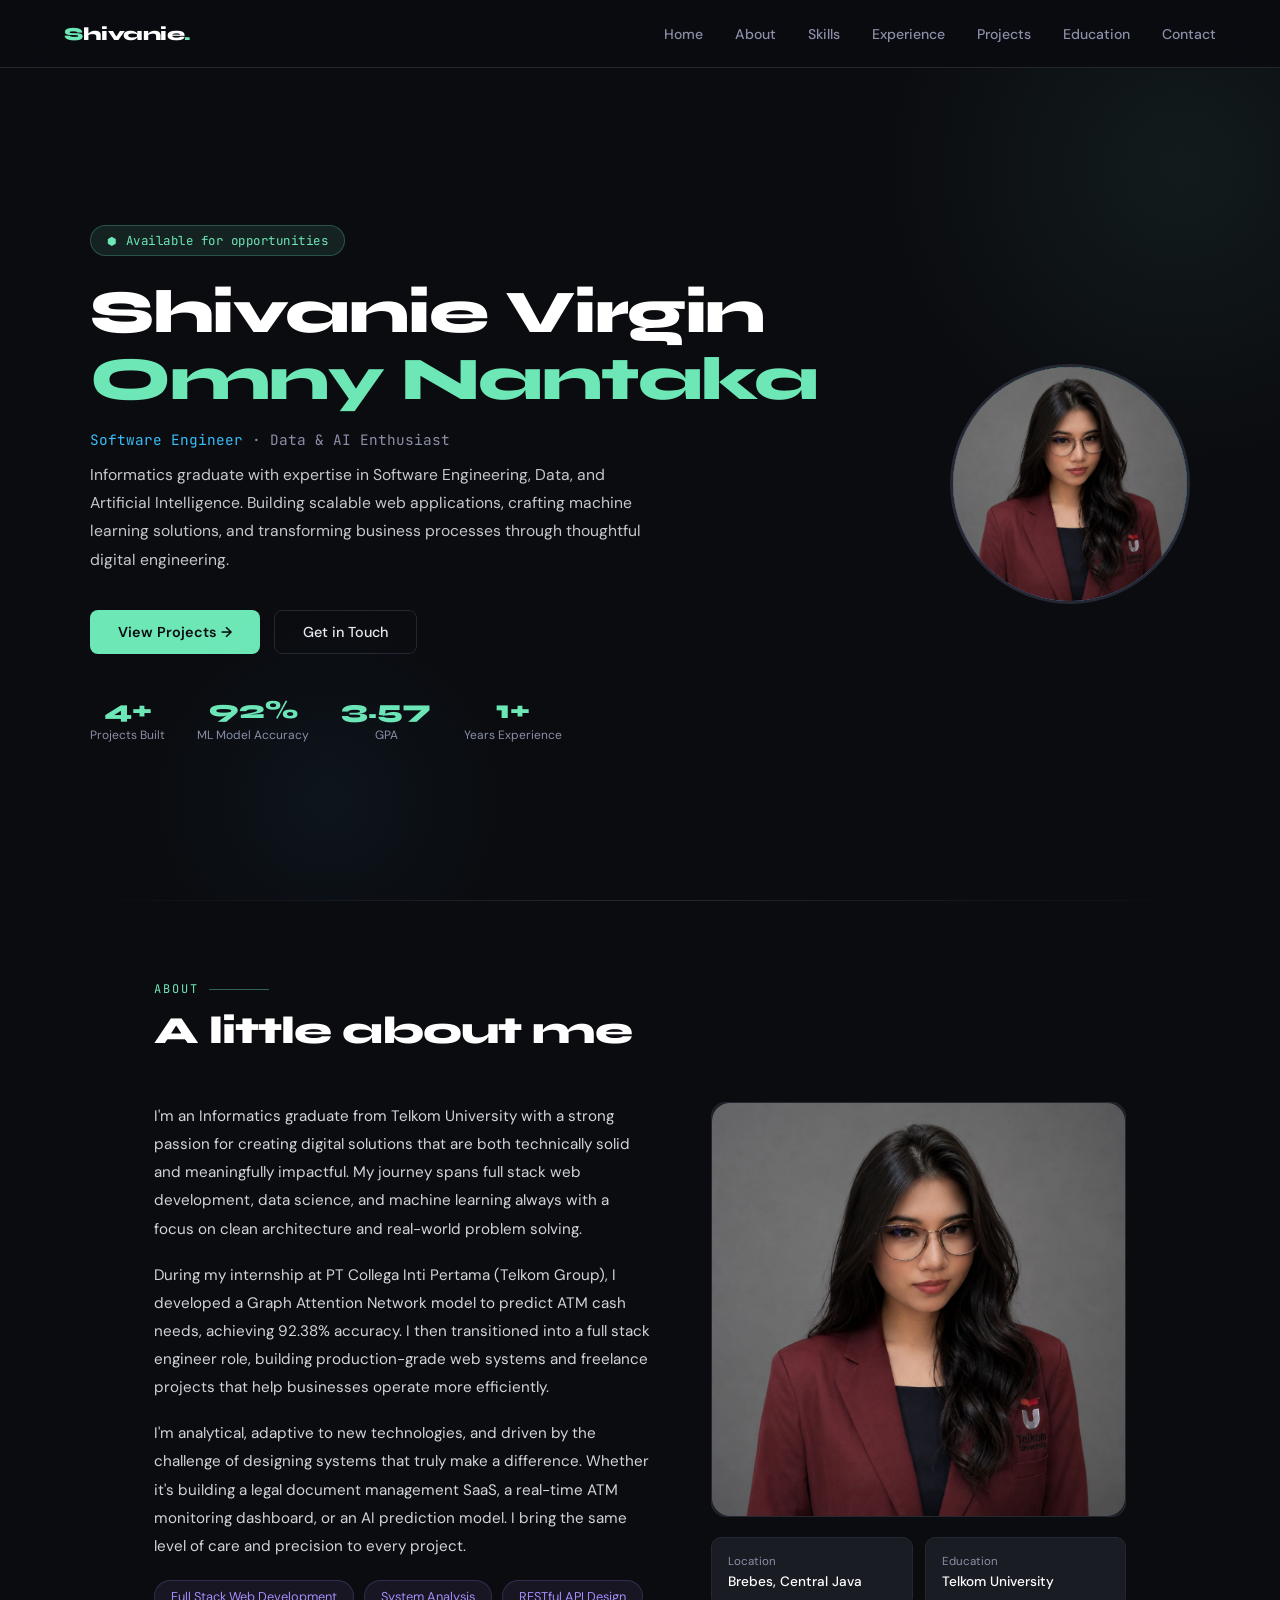
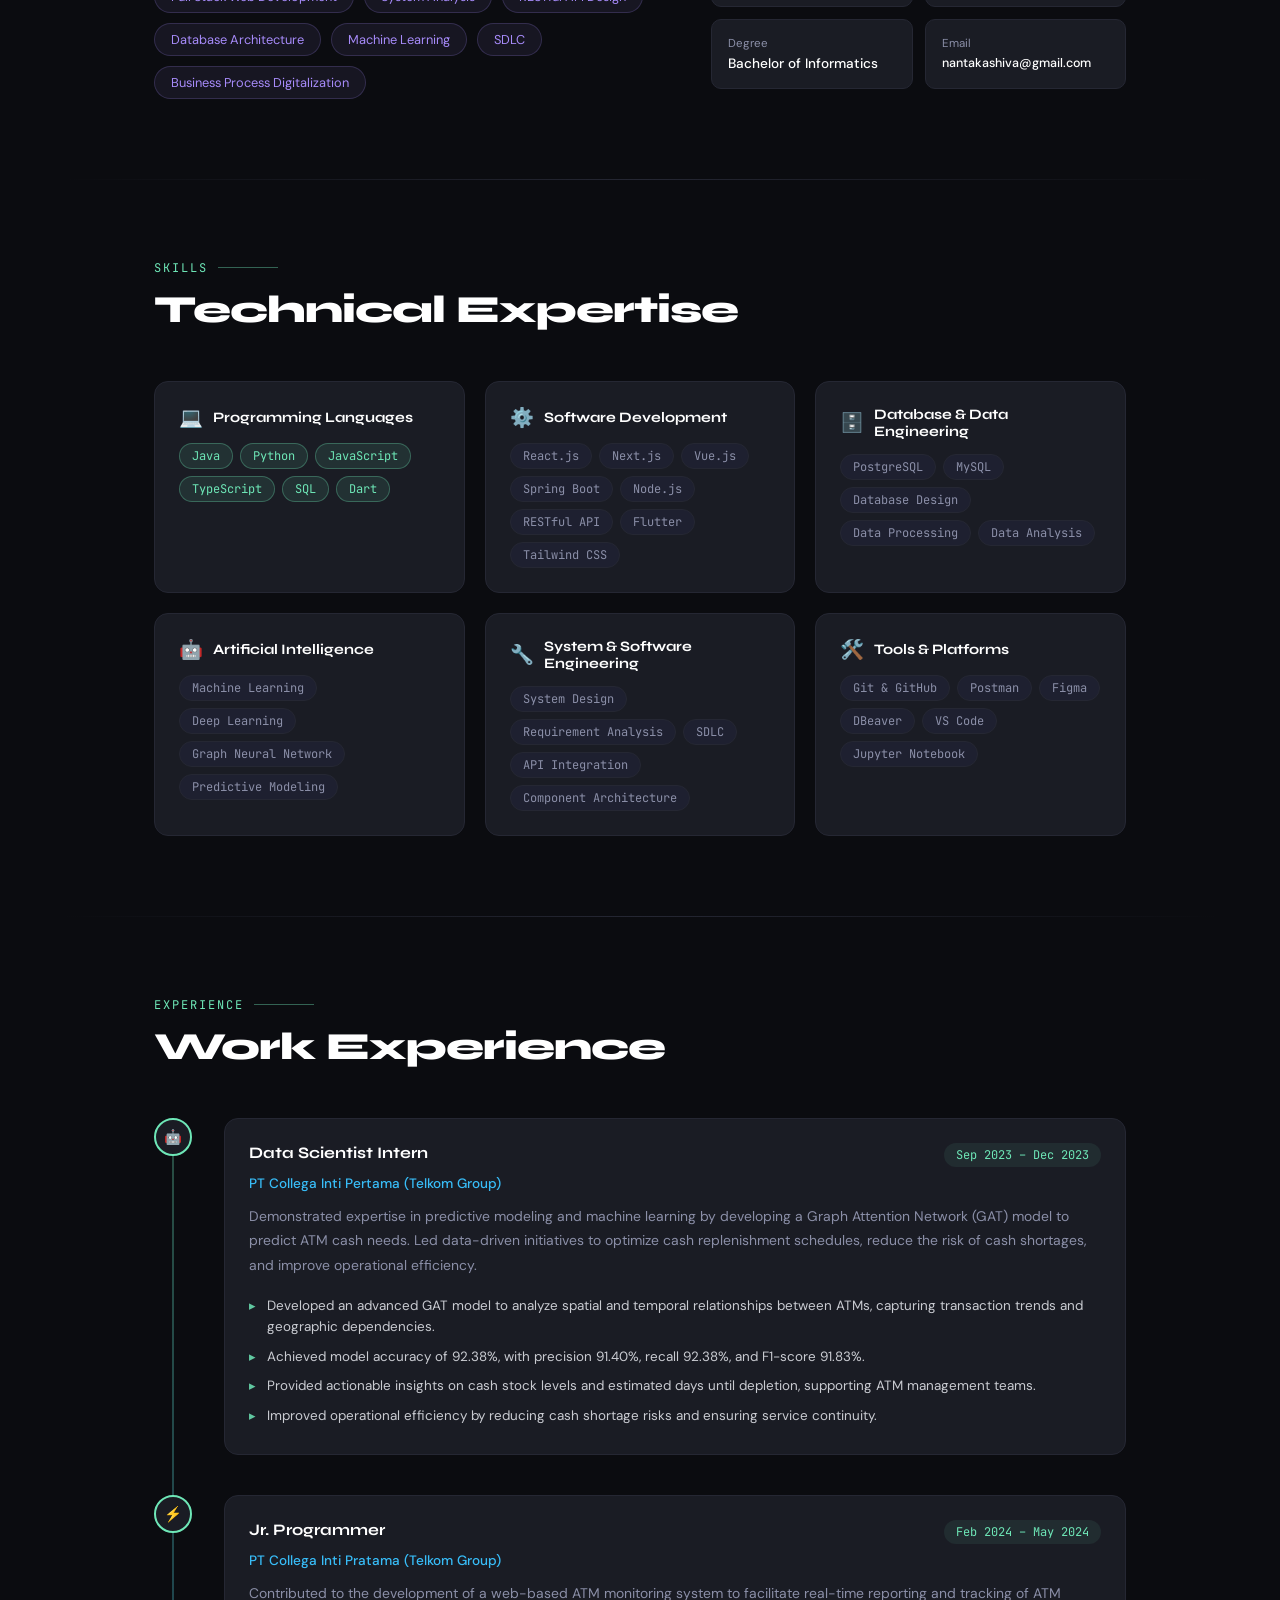
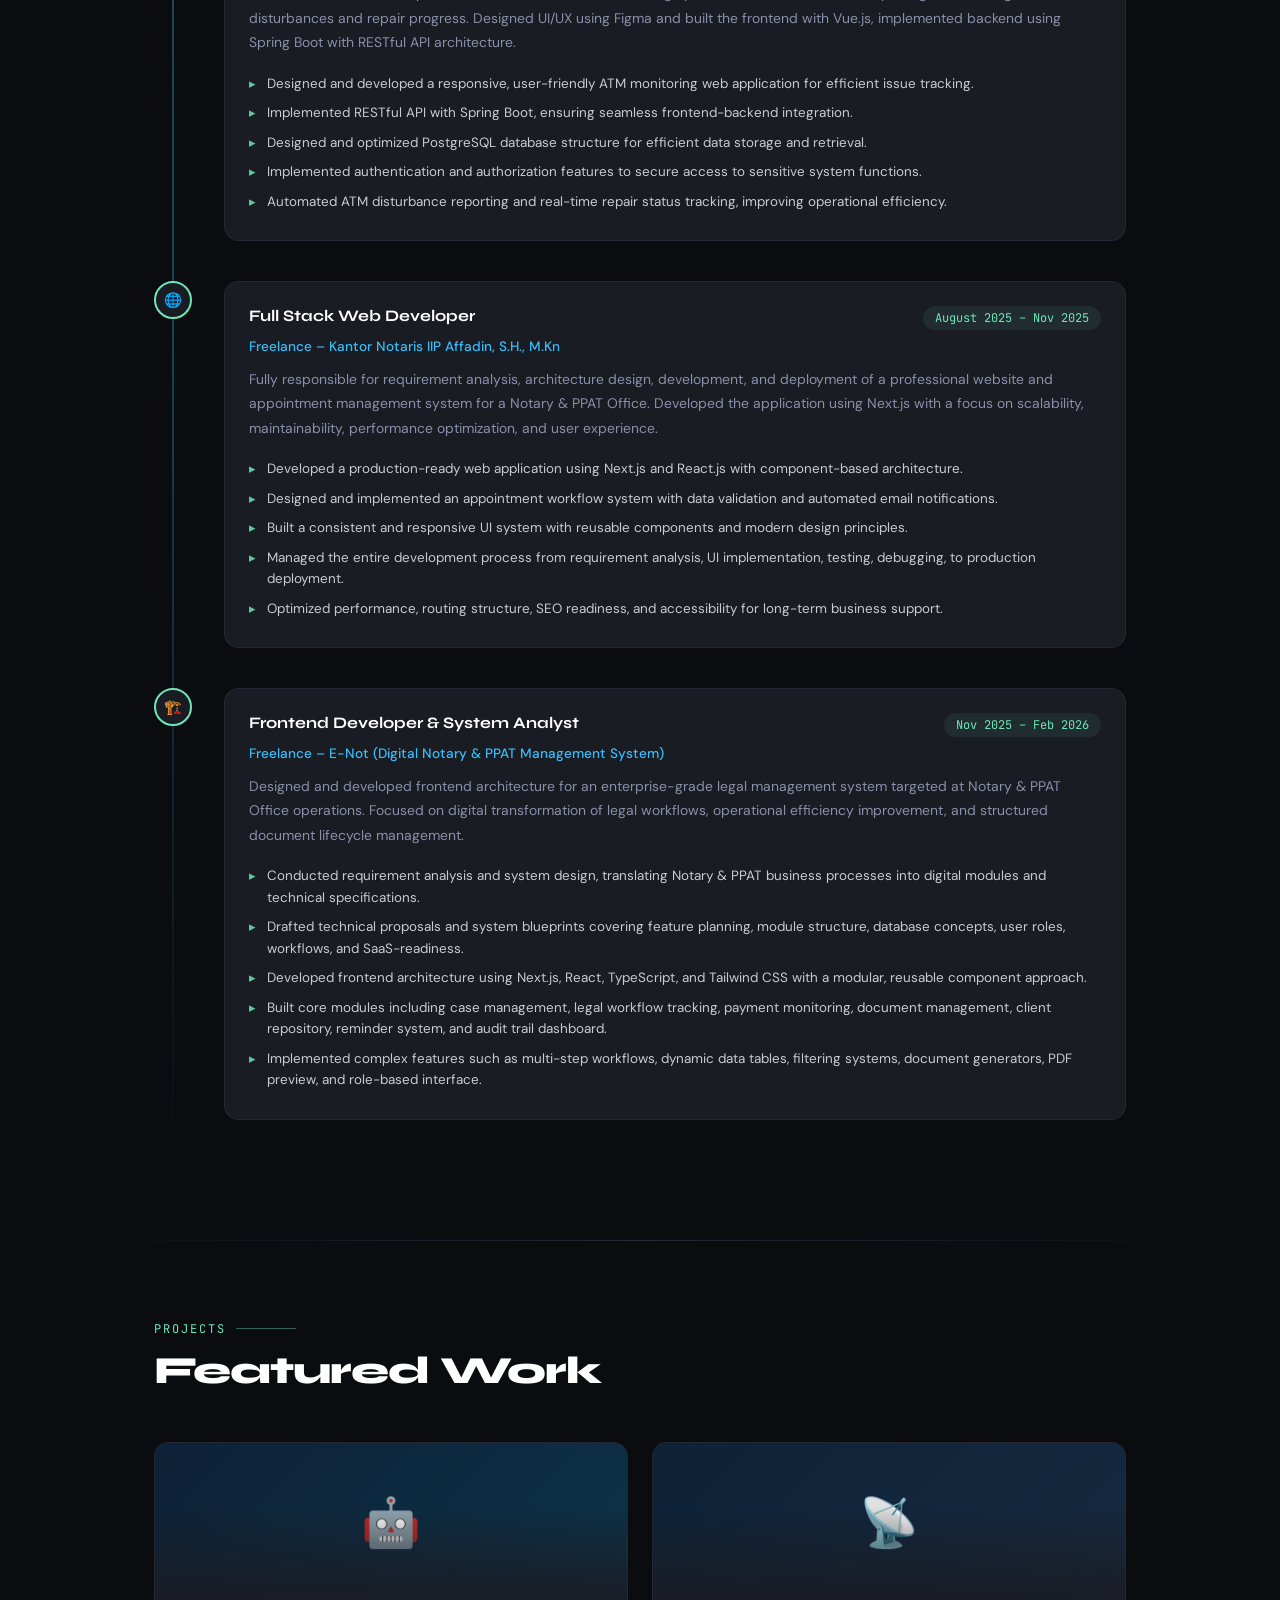
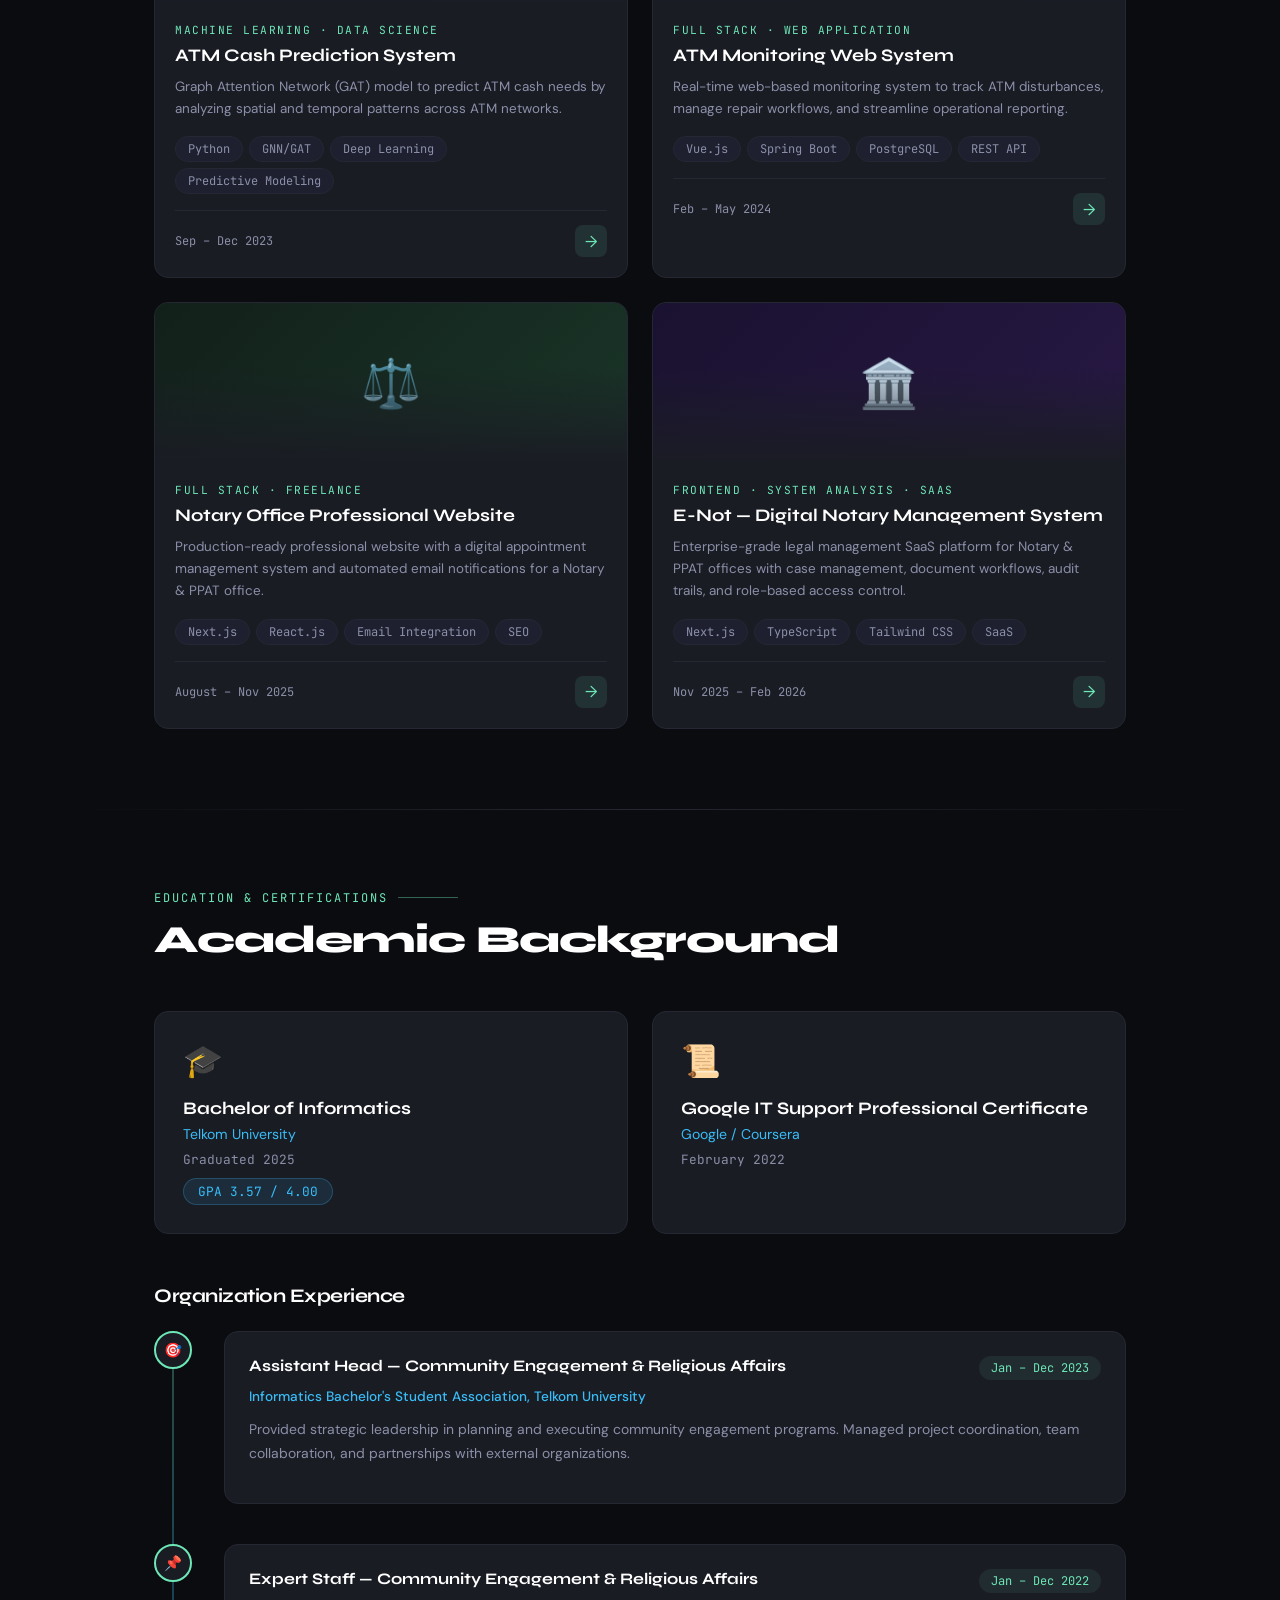
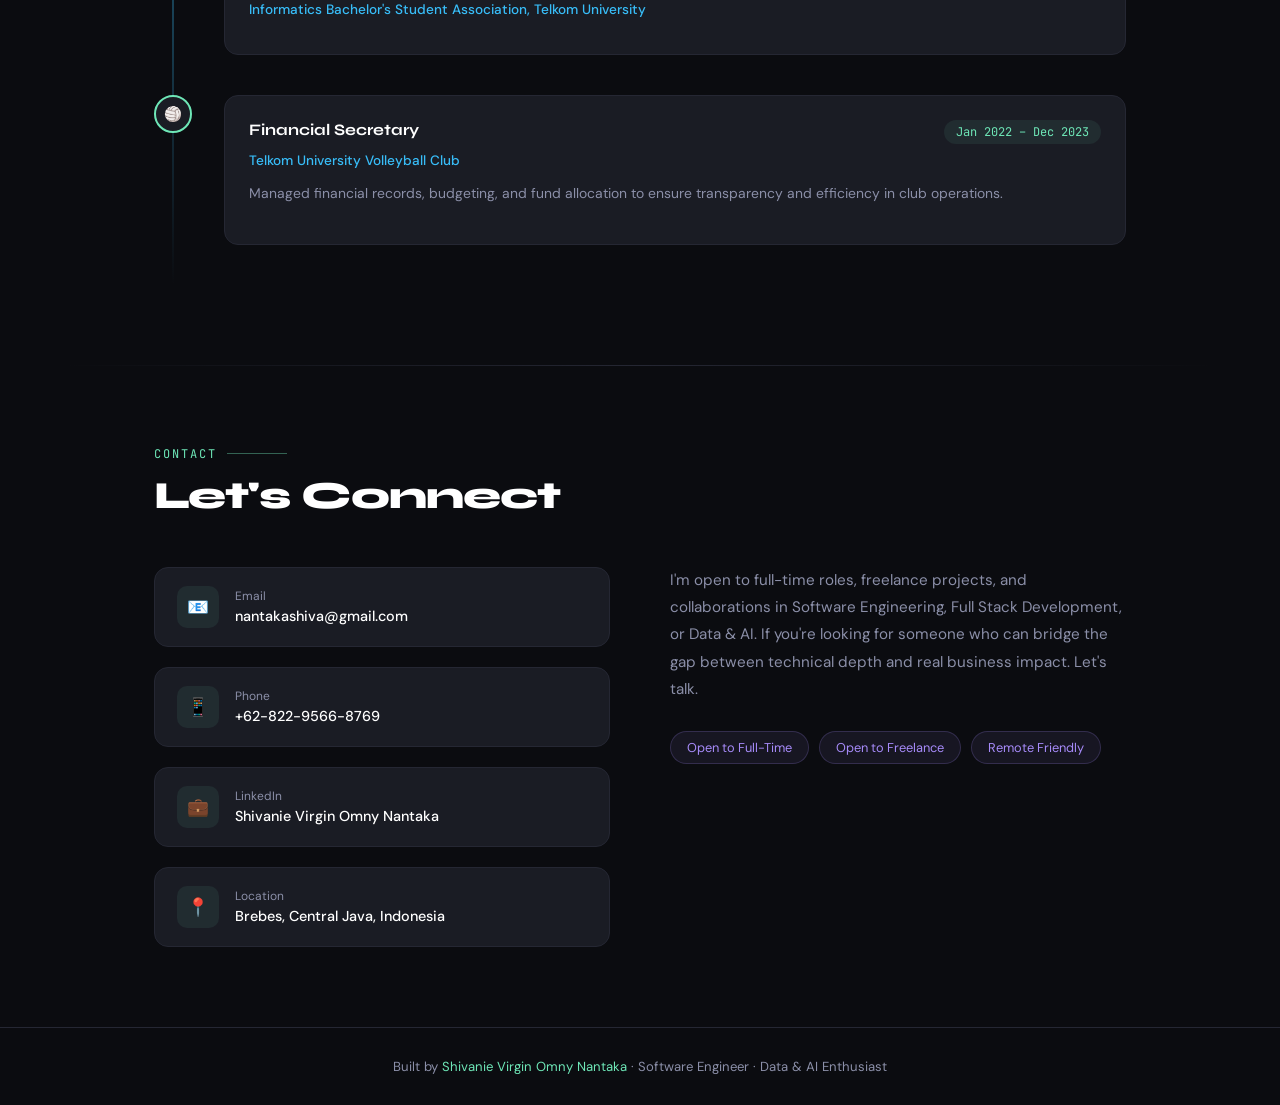
<file: index.html>
<!DOCTYPE html>
<html lang="en">
<head>
  <meta charset="UTF-8" />
  <meta name="viewport" content="width=device-width, initial-scale=1.0" />
  <title>Shivanie Virgin Omny Nantaka — Portfolio</title>
  <link rel="preconnect" href="https://fonts.googleapis.com">
  <link href="https://fonts.googleapis.com/css2?family=Syne:wght@400;600;700;800&family=DM+Sans:wght@300;400;500&family=JetBrains+Mono:wght@400;500&display=swap" rel="stylesheet">
  <link rel="stylesheet" href="./css/style.css">
</head>
<body>

<!-- NAV -->
<nav>
  <div class="nav-logo" onclick="showPage('home')">
    <span>S</span>hivanie<span>.</span>
  </div>
  <ul class="nav-links">
    <li><a onclick="showPage('home')">Home</a></li>
    <li><a onclick="scrollToSection('about')">About</a></li>
    <li><a onclick="scrollToSection('skills')">Skills</a></li>
    <li><a onclick="scrollToSection('experience')">Experience</a></li>
    <li><a onclick="scrollToSection('projects')">Projects</a></li>
    <li><a onclick="scrollToSection('education')">Education</a></li>
    <li><a onclick="scrollToSection('contact')">Contact</a></li>
  </ul>
</nav>

<!-- ===== HOME PAGE ===== -->
<div id="page-home" class="page active">

  <!-- HERO -->
  <section class="hero">
    <div class="hero-inner">
      <div class="hero-content">
        <div class="hero-badge">Available for opportunities</div>
        <h1>Shivanie Virgin<br><span>Omny Nantaka</span></h1>
        <p class="hero-subtitle">
          <span>Software Engineer</span> · Data & AI Enthusiast
        </p>
        <p class="hero-desc">
          Informatics graduate with expertise in Software Engineering, Data, and Artificial Intelligence. Building scalable web applications, crafting machine learning solutions, and transforming business processes through thoughtful digital engineering.
        </p>
        <div class="hero-ctas">
          <button class="btn-primary" onclick="scrollToSection('projects')">View Projects →</button>
          <button class="btn-outline" onclick="scrollToSection('contact')">Get in Touch</button>
        </div>
        <div class="hero-stats">
          <div class="stat-item">
            <div class="stat-num">4+</div>
            <div class="stat-label">Projects Built</div>
          </div>
          <div class="stat-item">
            <div class="stat-num">92%</div>
            <div class="stat-label">ML Model Accuracy</div>
          </div>
          <div class="stat-item">
            <div class="stat-num">3.57</div>
            <div class="stat-label">GPA</div>
          </div>
          <div class="stat-item">
            <div class="stat-num">1+</div>
            <div class="stat-label">Years Experience</div>
          </div>
        </div>
      </div>
      <div class="hero-photo" id="hero-photo-circle">
        <div class="photo-inner">
          <img
            src="assets/shivanie.jpeg"
            alt="Shivanie Profile Photo"
            class="profile-img"
          >
        </div>
      </div>
    </div>
  </section>

  <div class="section-divider"></div>

  <!-- ABOUT -->
  <section class="section" id="about">
    <div class="section-tag">About</div>
    <h2 class="section-title">A little about me</h2>
    <div class="about-grid">
      <div class="about-text">
        <p>I'm an Informatics graduate from Telkom University with a strong passion for creating digital solutions that are both technically solid and meaningfully impactful. My journey spans full stack web development, data science, and machine learning always with a focus on clean architecture and real-world problem solving.</p>
        <p>During my internship at PT Collega Inti Pertama (Telkom Group), I developed a Graph Attention Network model to predict ATM cash needs, achieving 92.38% accuracy. I then transitioned into a full stack engineer role, building production-grade web systems and freelance projects that help businesses operate more efficiently.</p>
        <p>I'm analytical, adaptive to new technologies, and driven by the challenge of designing systems that truly make a difference. Whether it's building a legal document management SaaS, a real-time ATM monitoring dashboard, or an AI prediction model. I bring the same level of care and precision to every project.</p>
        <div class="strength-list" style="margin-top: 20px;">
          <span class="strength-chip">Full Stack Web Development</span>
          <span class="strength-chip">System Analysis</span>
          <span class="strength-chip">RESTful API Design</span>
          <span class="strength-chip">Database Architecture</span>
          <span class="strength-chip">Machine Learning</span>
          <span class="strength-chip">SDLC</span>
          <span class="strength-chip">Business Process Digitalization</span>
        </div>
      </div>
      <div class="about-photo-wrap">
        <div class="about-photo">
          <img
            src="assets/shivanie.jpeg"
            alt="About Photo"
            style="
              width:100%;
              height:100%;
              object-fit:cover;
              border-radius:18px;
              display:block;
            "
          >
        </div>
          <div class="info-cards">
            <div class="info-card">
              <div class="info-card-label">Location</div>
              <div class="info-card-value">Brebes, Central Java</div>
            </div>
            <div class="info-card">
              <div class="info-card-label">Education</div>
              <div class="info-card-value">Telkom University</div>
            </div>
            <div class="info-card">
              <div class="info-card-label">Degree</div>
              <div class="info-card-value">Bachelor of Informatics</div>
            </div>
            <div class="info-card">
              <div class="info-card-label">Email</div>
              <div class="info-card-value" style="font-size:.78rem;">nantakashiva@gmail.com</div>
            </div>
          </div>
        </div>
      </div>
  </section>

  <div class="section-divider"></div>

  <!-- SKILLS -->
  <section class="section" id="skills">
    <div class="section-tag">Skills</div>
    <h2 class="section-title">Technical Expertise</h2>
    <div class="skills-grid">
      <div class="skill-card">
        <div class="skill-card-title"><span class="skill-icon">💻</span>Programming Languages</div>
        <div class="skill-tags">
          <span class="tag accent">Java</span>
          <span class="tag accent">Python</span>
          <span class="tag accent">JavaScript</span>
          <span class="tag accent">TypeScript</span>
          <span class="tag accent">SQL</span>
          <span class="tag accent">Dart</span>
        </div>
      </div>
      <div class="skill-card">
        <div class="skill-card-title"><span class="skill-icon">⚙️</span>Software Development</div>
        <div class="skill-tags">
          <span class="tag">React.js</span>
          <span class="tag">Next.js</span>
          <span class="tag">Vue.js</span>
          <span class="tag">Spring Boot</span>
          <span class="tag">Node.js</span>
          <span class="tag">RESTful API</span>
          <span class="tag">Flutter</span>
          <span class="tag">Tailwind CSS</span>
        </div>
      </div>
      <div class="skill-card">
        <div class="skill-card-title"><span class="skill-icon">🗄️</span>Database & Data Engineering</div>
        <div class="skill-tags">
          <span class="tag">PostgreSQL</span>
          <span class="tag">MySQL</span>
          <span class="tag">Database Design</span>
          <span class="tag">Data Processing</span>
          <span class="tag">Data Analysis</span>
        </div>
      </div>
      <div class="skill-card">
        <div class="skill-card-title"><span class="skill-icon">🤖</span>Artificial Intelligence</div>
        <div class="skill-tags">
          <span class="tag">Machine Learning</span>
          <span class="tag">Deep Learning</span>
          <span class="tag">Graph Neural Network</span>
          <span class="tag">Predictive Modeling</span>
        </div>
      </div>
      <div class="skill-card">
        <div class="skill-card-title"><span class="skill-icon">🔧</span>System & Software Engineering</div>
        <div class="skill-tags">
          <span class="tag">System Design</span>
          <span class="tag">Requirement Analysis</span>
          <span class="tag">SDLC</span>
          <span class="tag">API Integration</span>
          <span class="tag">Component Architecture</span>
        </div>
      </div>
      <div class="skill-card">
        <div class="skill-card-title"><span class="skill-icon">🛠️</span>Tools & Platforms</div>
        <div class="skill-tags">
          <span class="tag">Git & GitHub</span>
          <span class="tag">Postman</span>
          <span class="tag">Figma</span>
          <span class="tag">DBeaver</span>
          <span class="tag">VS Code</span>
          <span class="tag">Jupyter Notebook</span>
        </div>
      </div>
    </div>
  </section>

  <div class="section-divider"></div>

  <!-- EXPERIENCE -->
  <section class="section" id="experience">
    <div class="section-tag">Experience</div>
    <h2 class="section-title">Work Experience</h2>
    <div class="timeline">

      <div class="timeline-item">
        <div class="timeline-dot">🤖</div>
        <div class="timeline-content">
          <div class="timeline-header">
            <div class="timeline-role">Data Scientist Intern</div>
            <div class="timeline-date">Sep 2023 – Dec 2023</div>
          </div>
          <div class="timeline-company">PT Collega Inti Pertama (Telkom Group)</div>
          <p class="timeline-desc">Demonstrated expertise in predictive modeling and machine learning by developing a Graph Attention Network (GAT) model to predict ATM cash needs. Led data-driven initiatives to optimize cash replenishment schedules, reduce the risk of cash shortages, and improve operational efficiency.</p>
          <ul class="timeline-bullets">
            <li>Developed an advanced GAT model to analyze spatial and temporal relationships between ATMs, capturing transaction trends and geographic dependencies.</li>
            <li>Achieved model accuracy of 92.38%, with precision 91.40%, recall 92.38%, and F1-score 91.83%.</li>
            <li>Provided actionable insights on cash stock levels and estimated days until depletion, supporting ATM management teams.</li>
            <li>Improved operational efficiency by reducing cash shortage risks and ensuring service continuity.</li>
          </ul>
        </div>
      </div>

      <div class="timeline-item">
        <div class="timeline-dot">⚡</div>
        <div class="timeline-content">
          <div class="timeline-header">
            <div class="timeline-role">Jr. Programmer</div>
            <div class="timeline-date">Feb 2024 – May 2024</div>
          </div>
          <div class="timeline-company">PT Collega Inti Pratama (Telkom Group)</div>
          <p class="timeline-desc">Contributed to the development of a web-based ATM monitoring system to facilitate real-time reporting and tracking of ATM disturbances and repair progress. Designed UI/UX using Figma and built the frontend with Vue.js, implemented backend using Spring Boot with RESTful API architecture.</p>
          <ul class="timeline-bullets">
            <li>Designed and developed a responsive, user-friendly ATM monitoring web application for efficient issue tracking.</li>
            <li>Implemented RESTful API with Spring Boot, ensuring seamless frontend-backend integration.</li>
            <li>Designed and optimized PostgreSQL database structure for efficient data storage and retrieval.</li>
            <li>Implemented authentication and authorization features to secure access to sensitive system functions.</li>
            <li>Automated ATM disturbance reporting and real-time repair status tracking, improving operational efficiency.</li>
          </ul>
        </div>
      </div>

      <div class="timeline-item">
        <div class="timeline-dot">🌐</div>
        <div class="timeline-content">
          <div class="timeline-header">
            <div class="timeline-role">Full Stack Web Developer</div>
            <div class="timeline-date">August 2025 – Nov 2025</div>
          </div>
          <div class="timeline-company">Freelance – Kantor Notaris IIP Affadin, S.H., M.Kn</div>
          <p class="timeline-desc">Fully responsible for requirement analysis, architecture design, development, and deployment of a professional website and appointment management system for a Notary & PPAT Office. Developed the application using Next.js with a focus on scalability, maintainability, performance optimization, and user experience.</p>
          <ul class="timeline-bullets">
            <li>Developed a production-ready web application using Next.js and React.js with component-based architecture.</li>
            <li>Designed and implemented an appointment workflow system with data validation and automated email notifications.</li>
            <li>Built a consistent and responsive UI system with reusable components and modern design principles.</li>
            <li>Managed the entire development process from requirement analysis, UI implementation, testing, debugging, to production deployment.</li>
            <li>Optimized performance, routing structure, SEO readiness, and accessibility for long-term business support.</li>
          </ul>
        </div>
      </div>

      <div class="timeline-item">
        <div class="timeline-dot">🏗️</div>
        <div class="timeline-content">
          <div class="timeline-header">
            <div class="timeline-role">Frontend Developer & System Analyst</div>
            <div class="timeline-date">Nov 2025 – Feb 2026</div>
          </div>
          <div class="timeline-company">Freelance – E-Not (Digital Notary & PPAT Management System)</div>
          <p class="timeline-desc">Designed and developed frontend architecture for an enterprise-grade legal management system targeted at Notary & PPAT Office operations. Focused on digital transformation of legal workflows, operational efficiency improvement, and structured document lifecycle management.</p>
          <ul class="timeline-bullets">
            <li>Conducted requirement analysis and system design, translating Notary & PPAT business processes into digital modules and technical specifications.</li>
            <li>Drafted technical proposals and system blueprints covering feature planning, module structure, database concepts, user roles, workflows, and SaaS-readiness.</li>
            <li>Developed frontend architecture using Next.js, React, TypeScript, and Tailwind CSS with a modular, reusable component approach.</li>
            <li>Built core modules including case management, legal workflow tracking, payment monitoring, document management, client repository, reminder system, and audit trail dashboard.</li>
            <li>Implemented complex features such as multi-step workflows, dynamic data tables, filtering systems, document generators, PDF preview, and role-based interface.</li>
          </ul>
        </div>
      </div>

    </div>
  </section>

  <div class="section-divider"></div>

  <!-- PROJECTS -->
  <section class="section" id="projects">
    <div class="section-tag">Projects</div>
    <h2 class="section-title">Featured Work</h2>
    <div class="projects-grid">

      <div class="project-card" onclick="showProjectDetail('gat-atm')">
        <div class="project-banner" style="background: linear-gradient(135deg,#0d2137 0%,#0d3348 100%);">
          🤖
        </div>
        <div class="project-body">
          <div class="project-type">Machine Learning · Data Science</div>
          <div class="project-title">ATM Cash Prediction System</div>
          <p class="project-desc">Graph Attention Network (GAT) model to predict ATM cash needs by analyzing spatial and temporal patterns across ATM networks.</p>
          <div class="project-tags">
            <span class="tag">Python</span>
            <span class="tag">GNN/GAT</span>
            <span class="tag">Deep Learning</span>
            <span class="tag">Predictive Modeling</span>
          </div>
          <div class="project-footer">
            <span class="project-date">Sep – Dec 2023</span>
            <div class="project-arrow">→</div>
          </div>
        </div>
      </div>

      <div class="project-card" onclick="showProjectDetail('atm-monitoring')">
        <div class="project-banner" style="background: linear-gradient(135deg,#0d2237 0%,#172940 100%);">
          📡
        </div>
        <div class="project-body">
          <div class="project-type">Full Stack · Web Application</div>
          <div class="project-title">ATM Monitoring Web System</div>
          <p class="project-desc">Real-time web-based monitoring system to track ATM disturbances, manage repair workflows, and streamline operational reporting.</p>
          <div class="project-tags">
            <span class="tag">Vue.js</span>
            <span class="tag">Spring Boot</span>
            <span class="tag">PostgreSQL</span>
            <span class="tag">REST API</span>
          </div>
          <div class="project-footer">
            <span class="project-date">Feb – May 2024</span>
            <div class="project-arrow">→</div>
          </div>
        </div>
      </div>

      <div class="project-card" onclick="showProjectDetail('notary-website')">
        <div class="project-banner" style="background: linear-gradient(135deg,#12201a 0%,#1a3528 100%);">
          ⚖️
        </div>
        <div class="project-body">
          <div class="project-type">Full Stack · Freelance</div>
          <div class="project-title">Notary Office Professional Website</div>
          <p class="project-desc">Production-ready professional website with a digital appointment management system and automated email notifications for a Notary & PPAT office.</p>
          <div class="project-tags">
            <span class="tag">Next.js</span>
            <span class="tag">React.js</span>
            <span class="tag">Email Integration</span>
            <span class="tag">SEO</span>
          </div>
          <div class="project-footer">
            <span class="project-date">August – Nov 2025</span>
            <div class="project-arrow">→</div>
          </div>
        </div>
      </div>

      <div class="project-card" onclick="showProjectDetail('e-not')">
        <div class="project-banner" style="background: linear-gradient(135deg,#1a1230 0%,#271844 100%);">
          🏛️
        </div>
        <div class="project-body">
          <div class="project-type">Frontend · System Analysis · SaaS</div>
          <div class="project-title">E-Not — Digital Notary Management System</div>
          <p class="project-desc">Enterprise-grade legal management SaaS platform for Notary & PPAT offices with case management, document workflows, audit trails, and role-based access control.</p>
          <div class="project-tags">
            <span class="tag">Next.js</span>
            <span class="tag">TypeScript</span>
            <span class="tag">Tailwind CSS</span>
            <span class="tag">SaaS</span>
          </div>
          <div class="project-footer">
            <span class="project-date">Nov 2025 – Feb 2026</span>
            <div class="project-arrow">→</div>
          </div>
        </div>
      </div>

    </div>
  </section>

  <div class="section-divider"></div>

  <!-- EDUCATION -->
  <section class="section" id="education">
    <div class="section-tag">Education & Certifications</div>
    <h2 class="section-title">Academic Background</h2>
    <div class="edu-grid">
      <div class="edu-card">
        <div class="edu-icon">🎓</div>
        <div class="edu-degree">Bachelor of Informatics</div>
        <div class="edu-school">Telkom University</div>
        <div class="edu-meta">Graduated 2025</div>
        <div class="gpa-badge">GPA 3.57 / 4.00</div>
      </div>
      <div class="edu-card">
        <div class="edu-icon">📜</div>
        <div class="edu-degree">Google IT Support Professional Certificate</div>
        <div class="edu-school">Google / Coursera</div>
        <div class="edu-meta">February 2022</div>
      </div>
    </div>

    <!-- Organization -->
    <h3 style="font-family:'Syne',sans-serif;font-weight:700;font-size:1.2rem;color:var(--heading);margin:50px 0 24px;letter-spacing:-.5px;">Organization Experience</h3>
    <div class="timeline">
      <div class="timeline-item">
        <div class="timeline-dot">🎯</div>
        <div class="timeline-content">
          <div class="timeline-header">
            <div class="timeline-role">Assistant Head — Community Engagement & Religious Affairs</div>
            <div class="timeline-date">Jan – Dec 2023</div>
          </div>
          <div class="timeline-company">Informatics Bachelor's Student Association, Telkom University</div>
          <p class="timeline-desc">Provided strategic leadership in planning and executing community engagement programs. Managed project coordination, team collaboration, and partnerships with external organizations.</p>
        </div>
      </div>
      <div class="timeline-item">
        <div class="timeline-dot">📌</div>
        <div class="timeline-content">
          <div class="timeline-header">
            <div class="timeline-role">Expert Staff — Community Engagement & Religious Affairs</div>
            <div class="timeline-date">Jan – Dec 2022</div>
          </div>
          <div class="timeline-company">Informatics Bachelor's Student Association, Telkom University</div>
        </div>
      </div>
      <div class="timeline-item">
        <div class="timeline-dot">🏐</div>
        <div class="timeline-content">
          <div class="timeline-header">
            <div class="timeline-role">Financial Secretary</div>
            <div class="timeline-date">Jan 2022 – Dec 2023</div>
          </div>
          <div class="timeline-company">Telkom University Volleyball Club</div>
          <p class="timeline-desc">Managed financial records, budgeting, and fund allocation to ensure transparency and efficiency in club operations.</p>
        </div>
      </div>
    </div>
  </section>

  <div class="section-divider"></div>

  <!-- CONTACT -->
  <section class="section" id="contact">
    <div class="section-tag">Contact</div>
    <h2 class="section-title">Let's Connect</h2>
    <div class="contact-grid">
      <div class="contact-info">
        <div class="contact-item">
          <div class="contact-icon">📧</div>
          <div>
            <div class="contact-label">Email</div>
            <div class="contact-value">nantakashiva@gmail.com</div>
          </div>
        </div>
        <div class="contact-item">
          <div class="contact-icon">📱</div>
          <div>
            <div class="contact-label">Phone</div>
            <div class="contact-value">+62-822-9566-8769</div>
          </div>
        </div>
        <div class="contact-item">
          <div class="contact-icon">💼</div>
          <div>
            <div class="contact-label">LinkedIn</div>
            <div class="contact-value">Shivanie Virgin Omny Nantaka</div>
          </div>
        </div>
        <div class="contact-item">
          <div class="contact-icon">📍</div>
          <div>
            <div class="contact-label">Location</div>
            <div class="contact-value">Brebes, Central Java, Indonesia</div>
          </div>
        </div>
      </div>
      <div class="contact-side">
        <p>I'm open to full-time roles, freelance projects, and collaborations in Software Engineering, Full Stack Development, or Data & AI. If you're looking for someone who can bridge the gap between technical depth and real business impact. Let's talk.</p>
        <div class="strength-list">
          <span class="strength-chip">Open to Full-Time</span>
          <span class="strength-chip">Open to Freelance</span>
          <span class="strength-chip">Remote Friendly</span>
        </div>
      </div>
    </div>
  </section>

  <footer>
    Built by <span>Shivanie Virgin Omny Nantaka</span> · Software Engineer · Data & AI Enthusiast
  </footer>
</div><!-- end #page-home -->

<script>
  // Page routing — home is always active on index.html
  function showPage(pageId) {
    document.querySelectorAll('.page').forEach(p => p.classList.remove('active'));
    const page = document.getElementById('page-' + pageId);
    if (page) {
      page.classList.add('active');
      window.scrollTo({ top: 0, behavior: 'smooth' });
    }
  }

  // Navigate to a separate project page
  function showProjectDetail(projectId) {
    window.location.href = 'projects/' + projectId + '.html';
  }

  function scrollToSection(sectionId) {
    if (!document.getElementById('page-home').classList.contains('active')) {
      showPage('home');
      setTimeout(() => {
        const el = document.getElementById(sectionId);
        if (el) el.scrollIntoView({ behavior: 'smooth', block: 'start' });
      }, 150);
    } else {
      const el = document.getElementById(sectionId);
      if (el) el.scrollIntoView({ behavior: 'smooth', block: 'start' });
    }
  }

  // Handle hash links on load (e.g. when returning from a project page via #projects)
  window.addEventListener('load', () => {
    const hash = window.location.hash.slice(1);
    if (hash) {
      const el = document.getElementById(hash);
      if (el) setTimeout(() => el.scrollIntoView({ behavior: 'smooth', block: 'start' }), 100);
    }
  });
</script>
</body>
</html>
</file>
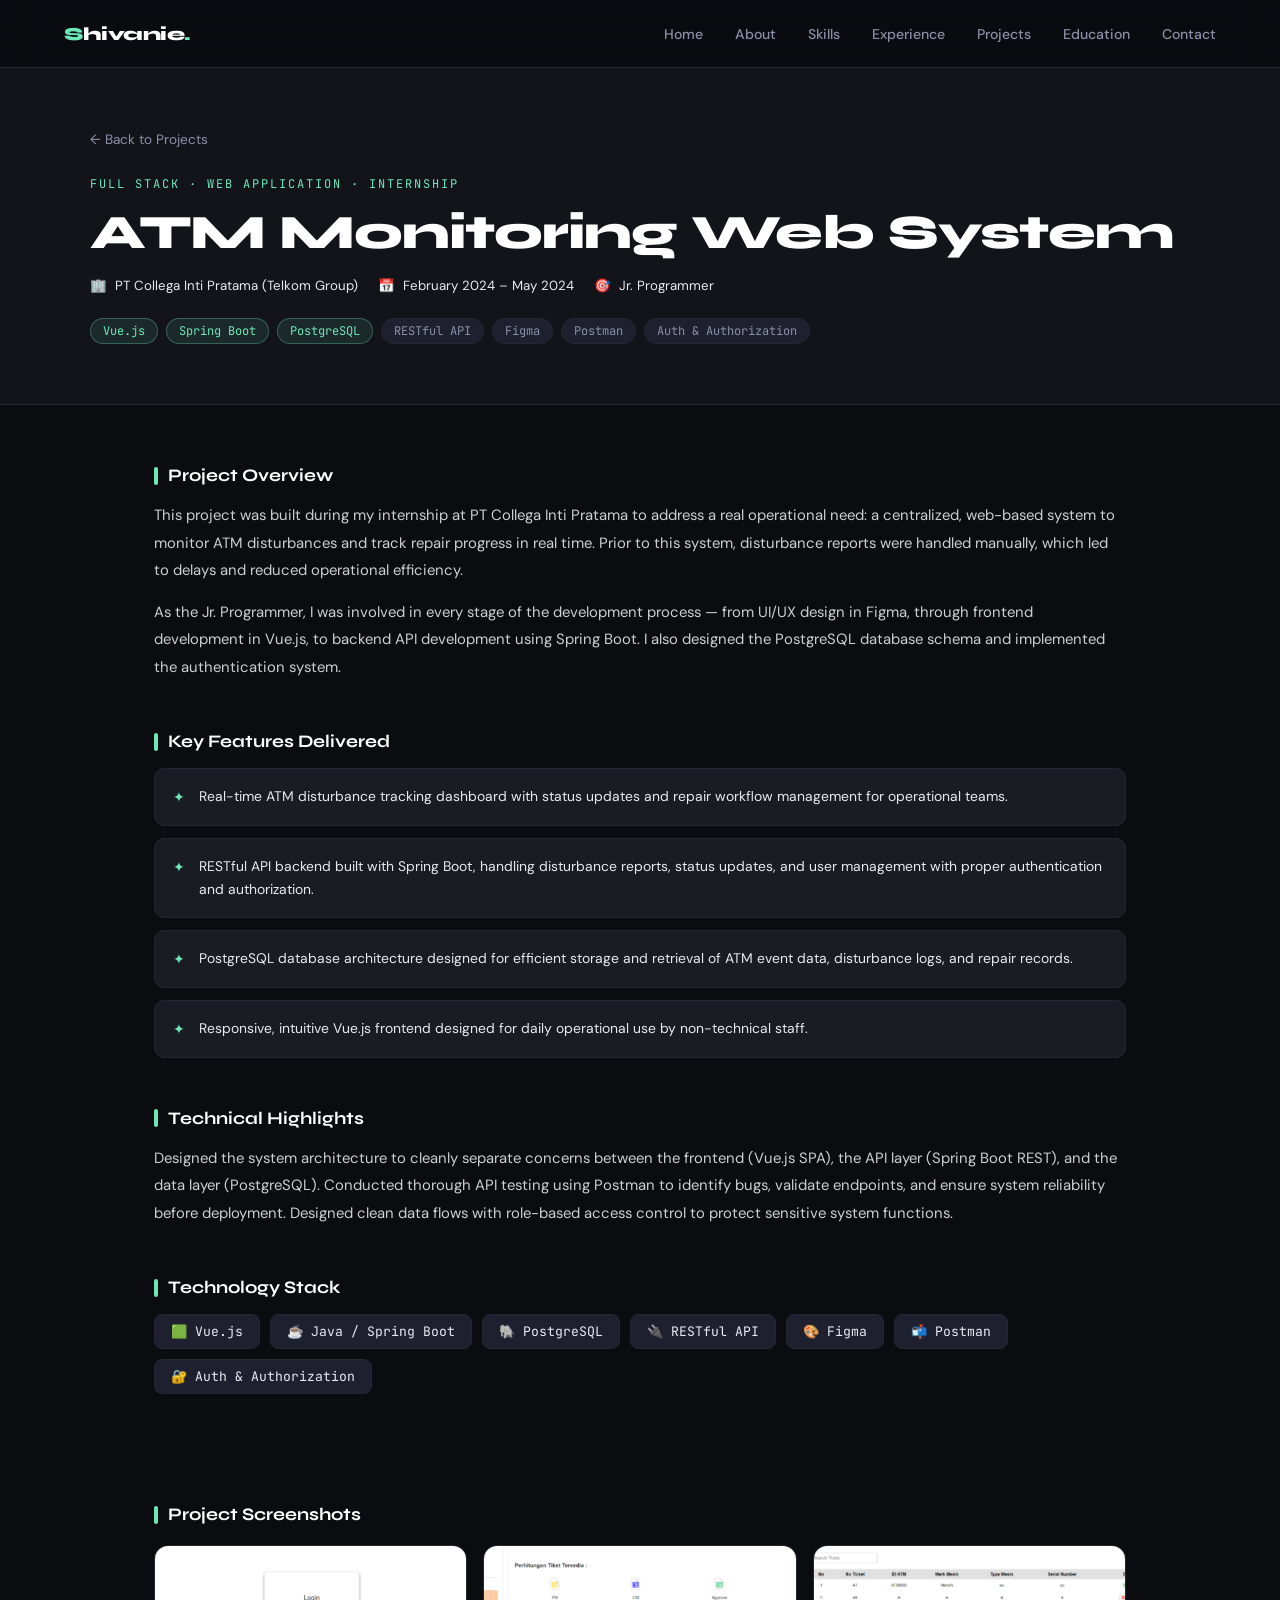
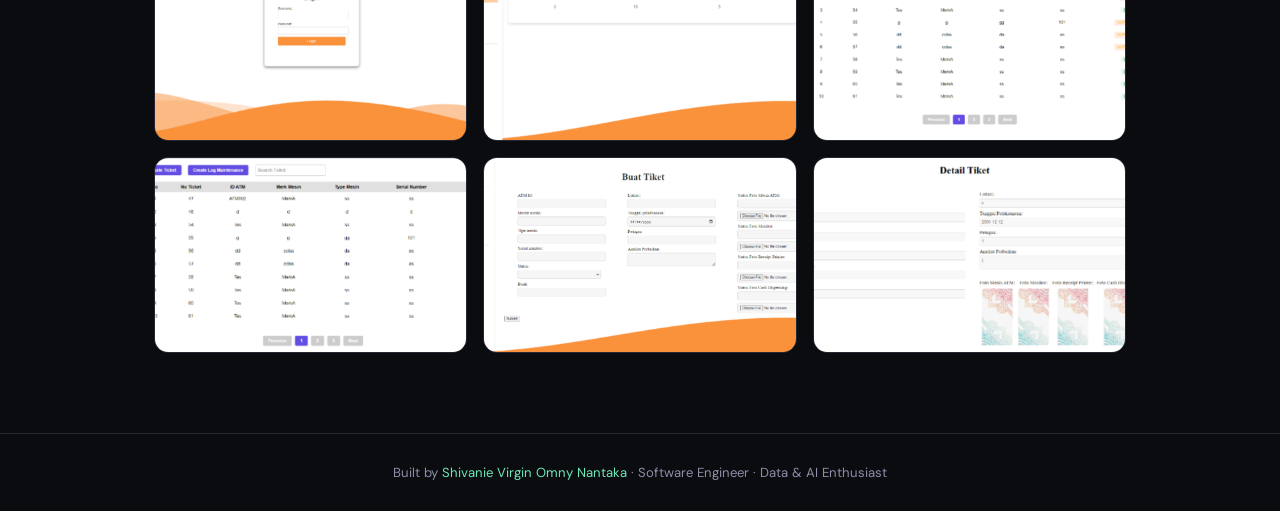
<file: projects/atm-monitoring.html>
<!DOCTYPE html>
<html lang="en">
<head>
  <meta charset="UTF-8" />
  <meta name="viewport" content="width=device-width, initial-scale=1.0" />
  <title>ATM Monitoring Web System — Shivanie Portfolio</title>
  <link rel="preconnect" href="https://fonts.googleapis.com">
  <link href="https://fonts.googleapis.com/css2?family=Syne:wght@400;600;700;800&family=DM+Sans:wght@300;400;500&family=JetBrains+Mono:wght@400;500&display=swap" rel="stylesheet">
  <link rel="stylesheet" href="../css/style.css">
</head>
<body>

<!-- NAV -->
<nav>
  <a class="nav-logo" href="../index.html">
    <span>S</span>hivanie<span>.</span>
  </a>
  <ul class="nav-links">
    <li><a href="../index.html">Home</a></li>
    <li><a href="../index.html#about">About</a></li>
    <li><a href="../index.html#skills">Skills</a></li>
    <li><a href="../index.html#experience">Experience</a></li>
    <li><a href="../index.html#projects">Projects</a></li>
    <li><a href="../index.html#education">Education</a></li>
    <li><a href="../index.html#contact">Contact</a></li>
  </ul>
</nav>

<!-- PROJECT DETAIL -->
<div class="detail-page">

  <div class="detail-hero">
    <div class="detail-inner">
      <a class="back-btn" href="../index.html#projects">← Back to Projects</a>
      <div class="detail-type">Full Stack · Web Application · Internship</div>
      <h1 class="detail-title">ATM Monitoring Web System</h1>
      <div class="detail-meta">
        <div class="detail-meta-item">🏢 <span>PT Collega Inti Pratama (Telkom Group)</span></div>
        <div class="detail-meta-item">📅 <span>February 2024 – May 2024</span></div>
        <div class="detail-meta-item">🎯 <span>Jr. Programmer</span></div>
      </div>
      <div class="detail-tags">
        <span class="tag accent">Vue.js</span>
        <span class="tag accent">Spring Boot</span>
        <span class="tag accent">PostgreSQL</span>
        <span class="tag">RESTful API</span>
        <span class="tag">Figma</span>
        <span class="tag">Postman</span>
        <span class="tag">Auth & Authorization</span>
      </div>
    </div>
  </div>

  <div class="detail-body">
    <div class="detail-section">
      <h3>Project Overview</h3>
      <p>This project was built during my internship at PT Collega Inti Pratama to address a real operational need: a centralized, web-based system to monitor ATM disturbances and track repair progress in real time. Prior to this system, disturbance reports were handled manually, which led to delays and reduced operational efficiency.</p>
      <p>As the Jr. Programmer, I was involved in every stage of the development process — from UI/UX design in Figma, through frontend development in Vue.js, to backend API development using Spring Boot. I also designed the PostgreSQL database schema and implemented the authentication system.</p>
    </div>
    <div class="detail-section">
      <h3>Key Features Delivered</h3>
      <ul class="achievement-list">
        <li>Real-time ATM disturbance tracking dashboard with status updates and repair workflow management for operational teams.</li>
        <li>RESTful API backend built with Spring Boot, handling disturbance reports, status updates, and user management with proper authentication and authorization.</li>
        <li>PostgreSQL database architecture designed for efficient storage and retrieval of ATM event data, disturbance logs, and repair records.</li>
        <li>Responsive, intuitive Vue.js frontend designed for daily operational use by non-technical staff.</li>
      </ul>
    </div>
    <div class="detail-section">
      <h3>Technical Highlights</h3>
      <p>Designed the system architecture to cleanly separate concerns between the frontend (Vue.js SPA), the API layer (Spring Boot REST), and the data layer (PostgreSQL). Conducted thorough API testing using Postman to identify bugs, validate endpoints, and ensure system reliability before deployment. Designed clean data flows with role-based access control to protect sensitive system functions.</p>
    </div>
    <div class="detail-section">
      <h3>Technology Stack</h3>
      <div class="tech-stack">
        <span class="tech-chip">🟩 Vue.js</span>
        <span class="tech-chip">☕ Java / Spring Boot</span>
        <span class="tech-chip">🐘 PostgreSQL</span>
        <span class="tech-chip">🔌 RESTful API</span>
        <span class="tech-chip">🎨 Figma</span>
        <span class="tech-chip">📬 Postman</span>
        <span class="tech-chip">🔐 Auth & Authorization</span>
      </div>
    </div>
  </div>

</div><!-- end .detail-page -->

<!-- ===== PHOTO GALLERY =====
     To add screenshots: save your images in the assets/ folder,
     then copy a gallery-item block and update the src and alt.
     Example: <div class="gallery-item"><img src="../assets/atm-monitoring-1.png" alt="Dashboard view"></div>
     You can add as many gallery-item blocks as you want.
================================================== -->
<div class="photo-gallery">
  <h3 class="photo-gallery-title">Project Screenshots</h3>
  <div class="gallery-grid">

    <!-- ADD YOUR IMAGES BELOW — one <div class="gallery-item"> per image -->
    <!-- Example (remove this comment and uncomment the lines below):
    <div class="gallery-item"><img src="../assets/atm-monitoring-1.png" alt="Monitoring dashboard"></div>
    <div class="gallery-item"><img src="../assets/atm-monitoring-2.png" alt="Disturbance report form"></div>
    <div class="gallery-item"><img src="../assets/atm-monitoring-3.png" alt="Repair workflow"></div>
    -->

    <div class="gallery-item"><img src="../assets/emon.png" alt="ATM Dashboard"></div>
    <div class="gallery-item"><img src="../assets/emon1.png" alt="ATM Dashboard"></div>
    <div class="gallery-item"><img src="../assets/emon2.png" alt="ATM Dashboard"></div>
    <div class="gallery-item"><img src="../assets/emon3.png" alt="ATM Dashboard"></div>
    <div class="gallery-item"><img src="../assets/emon4.png" alt="ATM Dashboard"></div>
    <div class="gallery-item"><img src="../assets/emon5.png" alt="ATM Dashboard"></div>
  </div>
</div>

<footer>
  Built by <span>Shivanie Virgin Omny Nantaka</span> · Software Engineer · Data & AI Enthusiast
</footer>

</body>
</html>
</file>
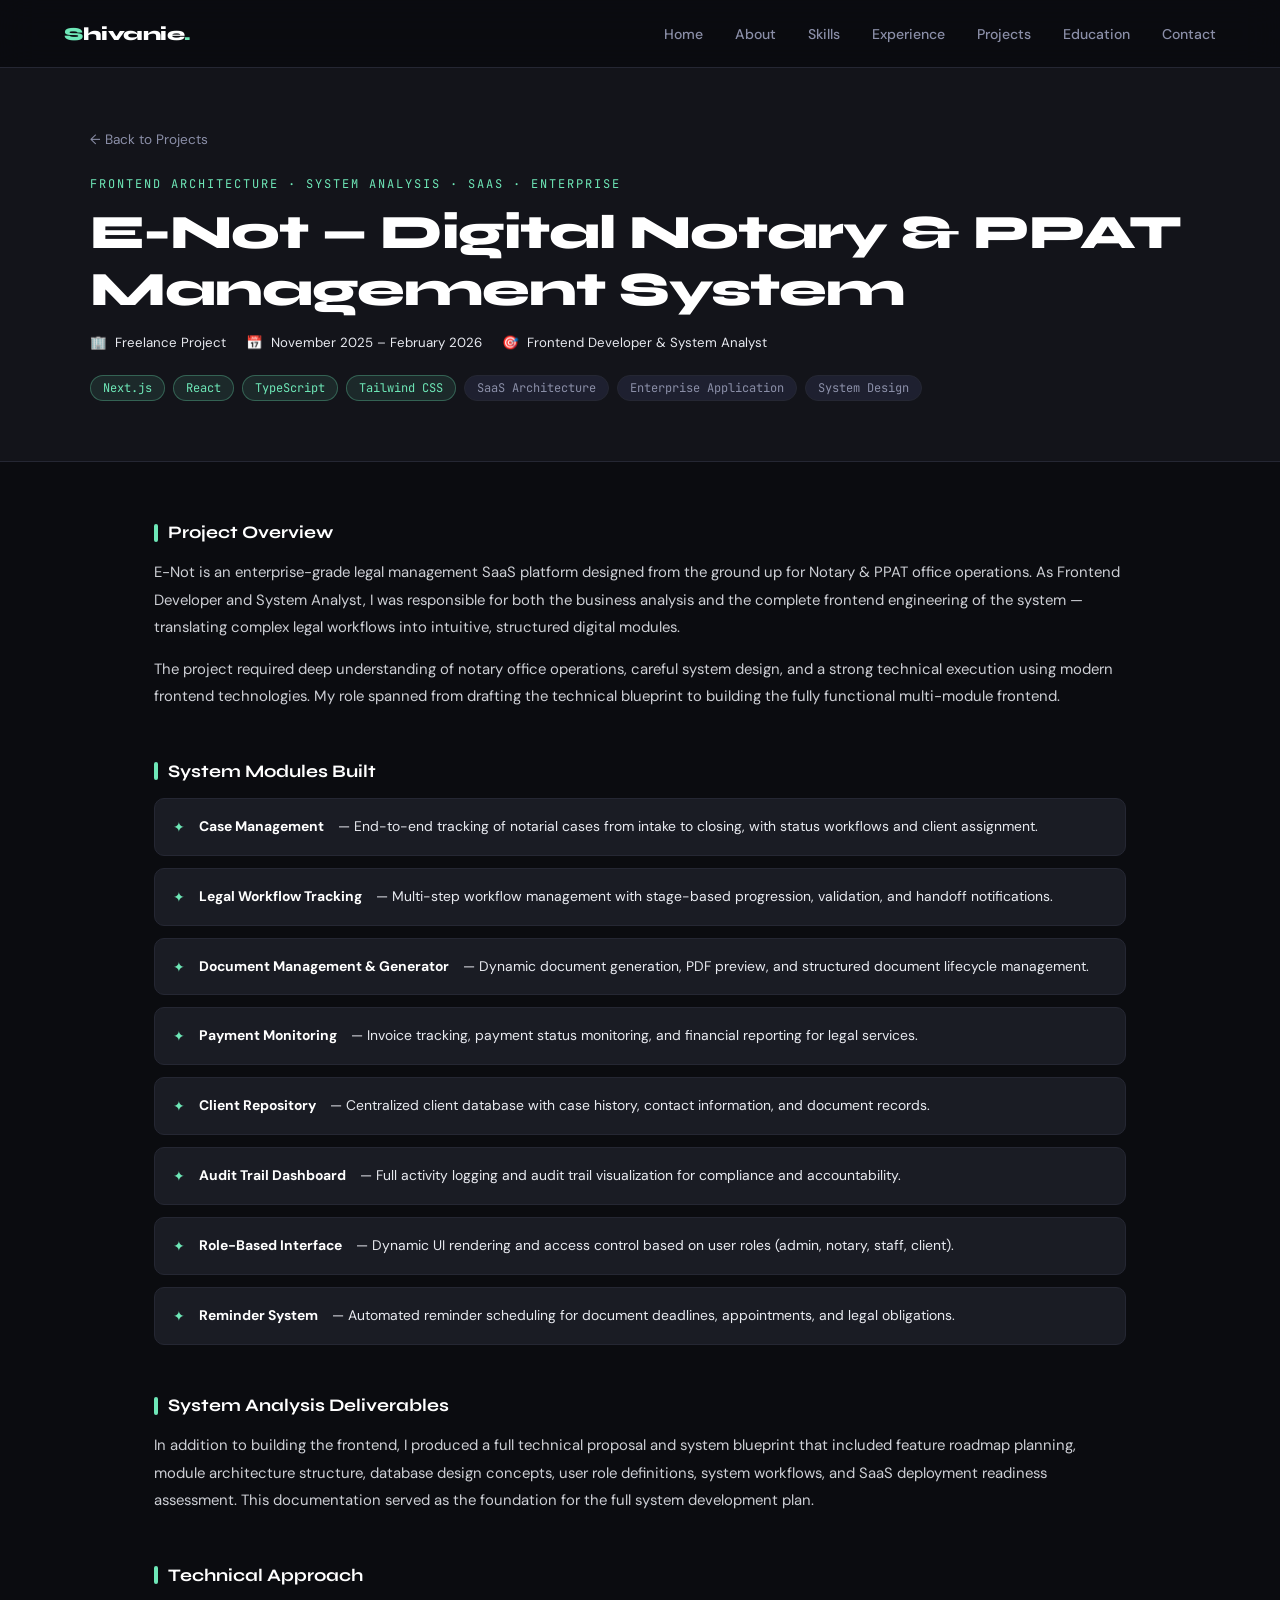
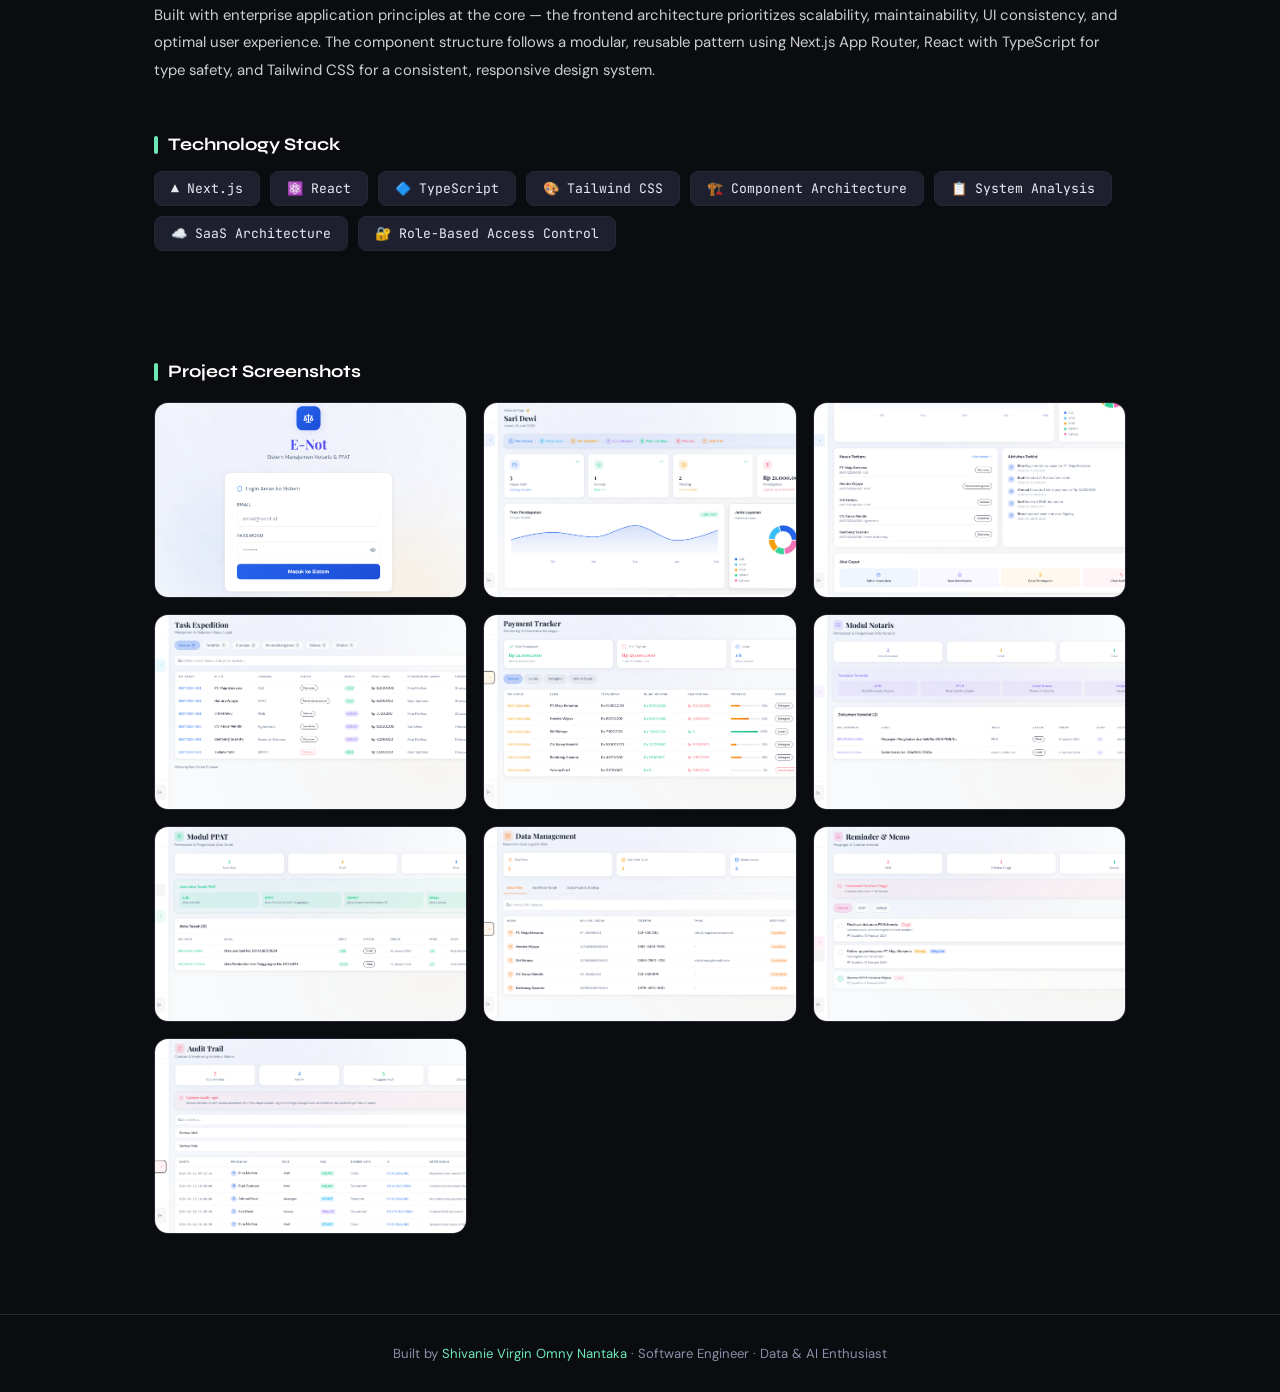
<file: projects/e-not.html>
<!DOCTYPE html>
<html lang="en">
<head>
  <meta charset="UTF-8" />
  <meta name="viewport" content="width=device-width, initial-scale=1.0" />
  <title>E-Not Digital Notary System — Shivanie Portfolio</title>
  <link rel="preconnect" href="https://fonts.googleapis.com">
  <link href="https://fonts.googleapis.com/css2?family=Syne:wght@400;600;700;800&family=DM+Sans:wght@300;400;500&family=JetBrains+Mono:wght@400;500&display=swap" rel="stylesheet">
  <link rel="stylesheet" href="../css/style.css">
</head>
<body>

<!-- NAV -->
<nav>
  <a class="nav-logo" href="../index.html">
    <span>S</span>hivanie<span>.</span>
  </a>
  <ul class="nav-links">
    <li><a href="../index.html">Home</a></li>
    <li><a href="../index.html#about">About</a></li>
    <li><a href="../index.html#skills">Skills</a></li>
    <li><a href="../index.html#experience">Experience</a></li>
    <li><a href="../index.html#projects">Projects</a></li>
    <li><a href="../index.html#education">Education</a></li>
    <li><a href="../index.html#contact">Contact</a></li>
  </ul>
</nav>

<!-- PROJECT DETAIL -->
<div class="detail-page">

  <div class="detail-hero">
    <div class="detail-inner">
      <a class="back-btn" href="../index.html#projects">← Back to Projects</a>
      <div class="detail-type">Frontend Architecture · System Analysis · SaaS · Enterprise</div>
      <h1 class="detail-title">E-Not — Digital Notary & PPAT Management System</h1>
      <div class="detail-meta">
        <div class="detail-meta-item">🏢 <span>Freelance Project</span></div>
        <div class="detail-meta-item">📅 <span>November 2025 – February 2026</span></div>
        <div class="detail-meta-item">🎯 <span>Frontend Developer & System Analyst</span></div>
      </div>
      <div class="detail-tags">
        <span class="tag accent">Next.js</span>
        <span class="tag accent">React</span>
        <span class="tag accent">TypeScript</span>
        <span class="tag accent">Tailwind CSS</span>
        <span class="tag">SaaS Architecture</span>
        <span class="tag">Enterprise Application</span>
        <span class="tag">System Design</span>
      </div>
    </div>
  </div>

  <div class="detail-body">
    <div class="detail-section">
      <h3>Project Overview</h3>
      <p>E-Not is an enterprise-grade legal management SaaS platform designed from the ground up for Notary & PPAT office operations. As Frontend Developer and System Analyst, I was responsible for both the business analysis and the complete frontend engineering of the system — translating complex legal workflows into intuitive, structured digital modules.</p>
      <p>The project required deep understanding of notary office operations, careful system design, and a strong technical execution using modern frontend technologies. My role spanned from drafting the technical blueprint to building the fully functional multi-module frontend.</p>
    </div>
    <div class="detail-section">
      <h3>System Modules Built</h3>
      <ul class="achievement-list">
        <li><strong style="color:var(--heading)">Case Management</strong> — End-to-end tracking of notarial cases from intake to closing, with status workflows and client assignment.</li>
        <li><strong style="color:var(--heading)">Legal Workflow Tracking</strong> — Multi-step workflow management with stage-based progression, validation, and handoff notifications.</li>
        <li><strong style="color:var(--heading)">Document Management & Generator</strong> — Dynamic document generation, PDF preview, and structured document lifecycle management.</li>
        <li><strong style="color:var(--heading)">Payment Monitoring</strong> — Invoice tracking, payment status monitoring, and financial reporting for legal services.</li>
        <li><strong style="color:var(--heading)">Client Repository</strong> — Centralized client database with case history, contact information, and document records.</li>
        <li><strong style="color:var(--heading)">Audit Trail Dashboard</strong> — Full activity logging and audit trail visualization for compliance and accountability.</li>
        <li><strong style="color:var(--heading)">Role-Based Interface</strong> — Dynamic UI rendering and access control based on user roles (admin, notary, staff, client).</li>
        <li><strong style="color:var(--heading)">Reminder System</strong> — Automated reminder scheduling for document deadlines, appointments, and legal obligations.</li>
      </ul>
    </div>
    <div class="detail-section">
      <h3>System Analysis Deliverables</h3>
      <p>In addition to building the frontend, I produced a full technical proposal and system blueprint that included feature roadmap planning, module architecture structure, database design concepts, user role definitions, system workflows, and SaaS deployment readiness assessment. This documentation served as the foundation for the full system development plan.</p>
    </div>
    <div class="detail-section">
      <h3>Technical Approach</h3>
      <p>Built with enterprise application principles at the core — the frontend architecture prioritizes scalability, maintainability, UI consistency, and optimal user experience. The component structure follows a modular, reusable pattern using Next.js App Router, React with TypeScript for type safety, and Tailwind CSS for a consistent, responsive design system.</p>
    </div>
    <div class="detail-section">
      <h3>Technology Stack</h3>
      <div class="tech-stack">
        <span class="tech-chip">▲ Next.js</span>
        <span class="tech-chip">⚛️ React</span>
        <span class="tech-chip">🔷 TypeScript</span>
        <span class="tech-chip">🎨 Tailwind CSS</span>
        <span class="tech-chip">🏗️ Component Architecture</span>
        <span class="tech-chip">📋 System Analysis</span>
        <span class="tech-chip">☁️ SaaS Architecture</span>
        <span class="tech-chip">🔐 Role-Based Access Control</span>
      </div>
    </div>
  </div>

</div><!-- end .detail-page -->

<!-- ===== PHOTO GALLERY =====
     To add screenshots: save your images in the assets/ folder,
     then copy a gallery-item block and update the src and alt.
     Example: <div class="gallery-item"><img src="../assets/e-not-1.png" alt="Case management dashboard"></div>
     You can add as many gallery-item blocks as you want.
================================================== -->
<div class="photo-gallery">
  <h3 class="photo-gallery-title">Project Screenshots</h3>
  <div class="gallery-grid">

    <!-- ADD YOUR IMAGES BELOW — one <div class="gallery-item"> per image -->
    <!-- Example (remove this comment and uncomment the lines below):
    <div class="gallery-item"><img src="../assets/e-not-1.png" alt="Case management dashboard"></div>
    <div class="gallery-item"><img src="../assets/e-not-2.png" alt="Document generator"></div>
    <div class="gallery-item"><img src="../assets/e-not-3.png" alt="Audit trail"></div>
    -->

    <div class="gallery-item"><img src="../assets/enot1.png" alt="ATM Dashboard"></div>
    <div class="gallery-item"><img src="../assets/enot2.png" alt="ATM Dashboard"></div>
    <div class="gallery-item"><img src="../assets/enot3.png" alt="ATM Dashboard"></div>
    <div class="gallery-item"><img src="../assets/enot4.png" alt="ATM Dashboard"></div>
    <div class="gallery-item"><img src="../assets/enot5.png" alt="ATM Dashboard"></div>
    <div class="gallery-item"><img src="../assets/enot6.png" alt="ATM Dashboard"></div>
    <div class="gallery-item"><img src="../assets/enot7.png" alt="ATM Dashboard"></div>
    <div class="gallery-item"><img src="../assets/enot8.png" alt="ATM Dashboard"></div>
    <div class="gallery-item"><img src="../assets/enot9.png" alt="ATM Dashboard"></div>
    <div class="gallery-item"><img src="../assets/enot10.png" alt="ATM Dashboard"></div>

  </div>
</div>

<footer>
  Built by <span>Shivanie Virgin Omny Nantaka</span> · Software Engineer · Data & AI Enthusiast
</footer>

</body>
</html>
</file>
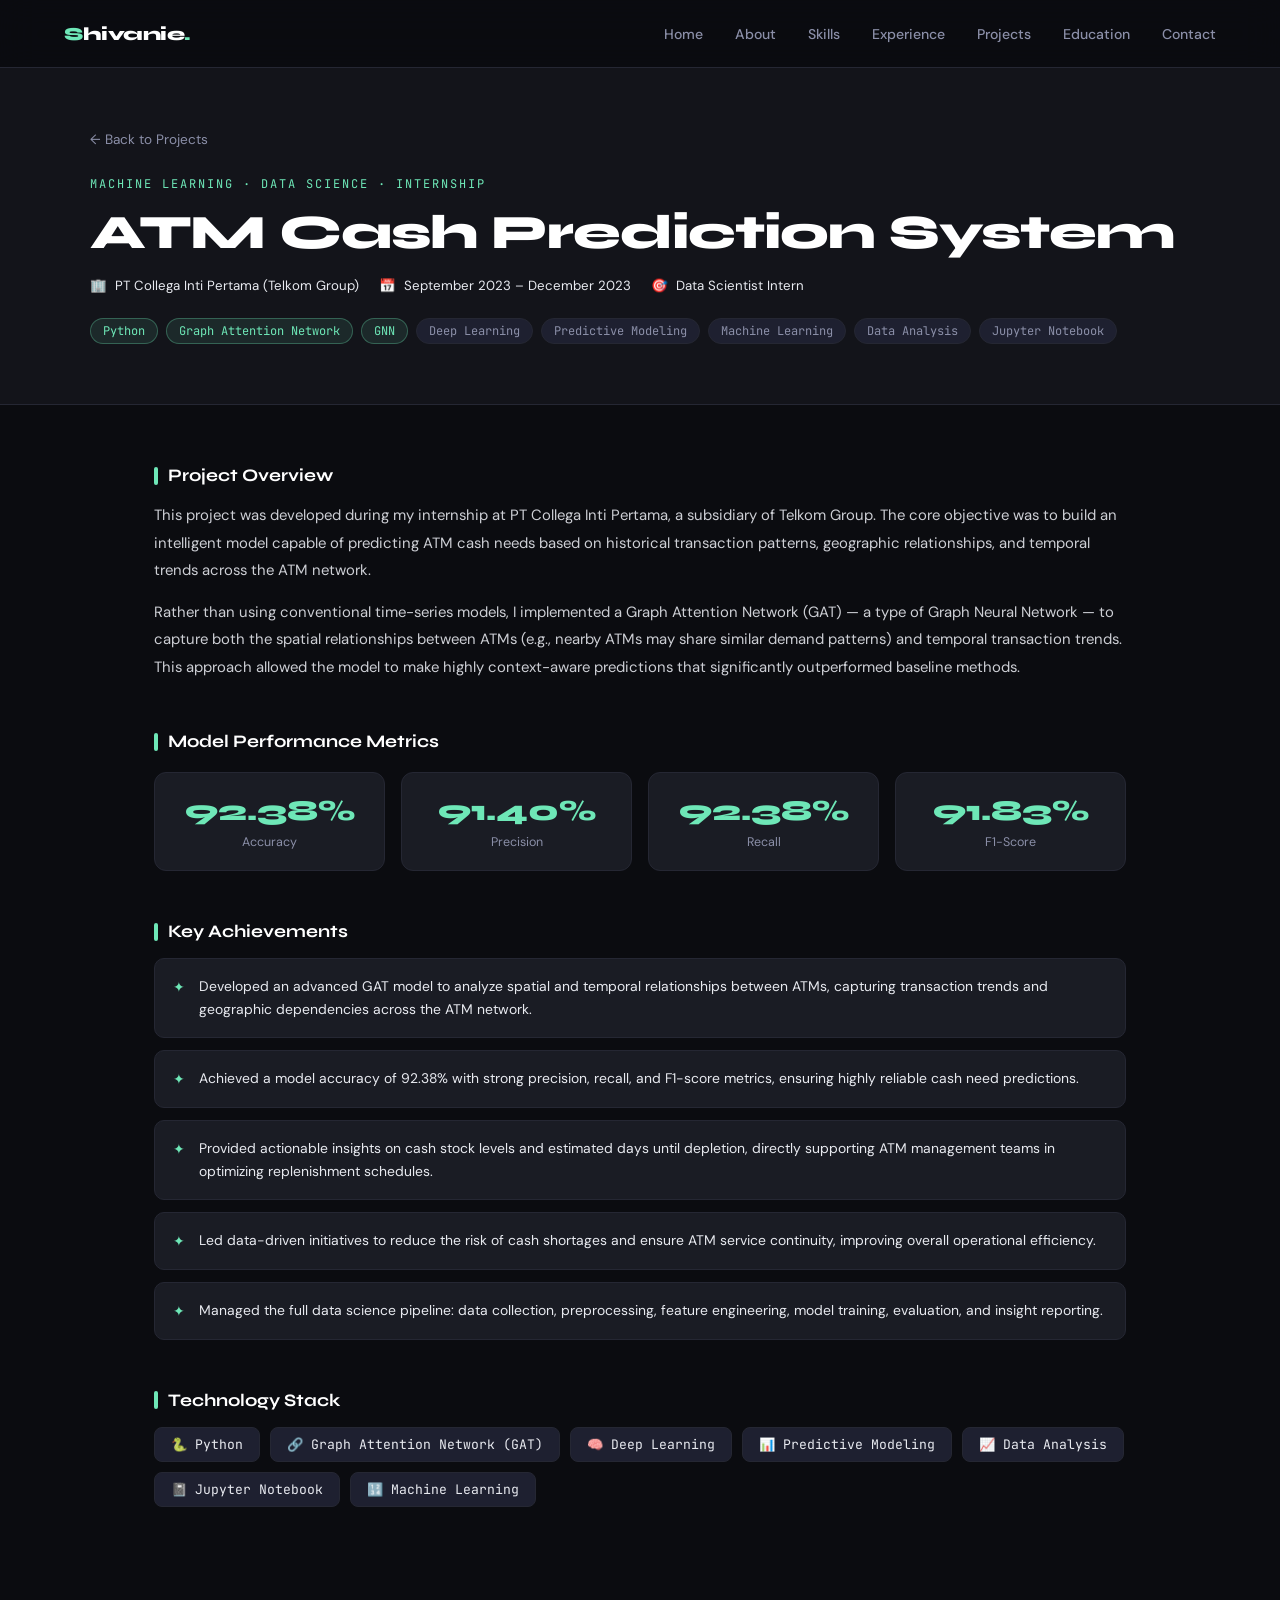
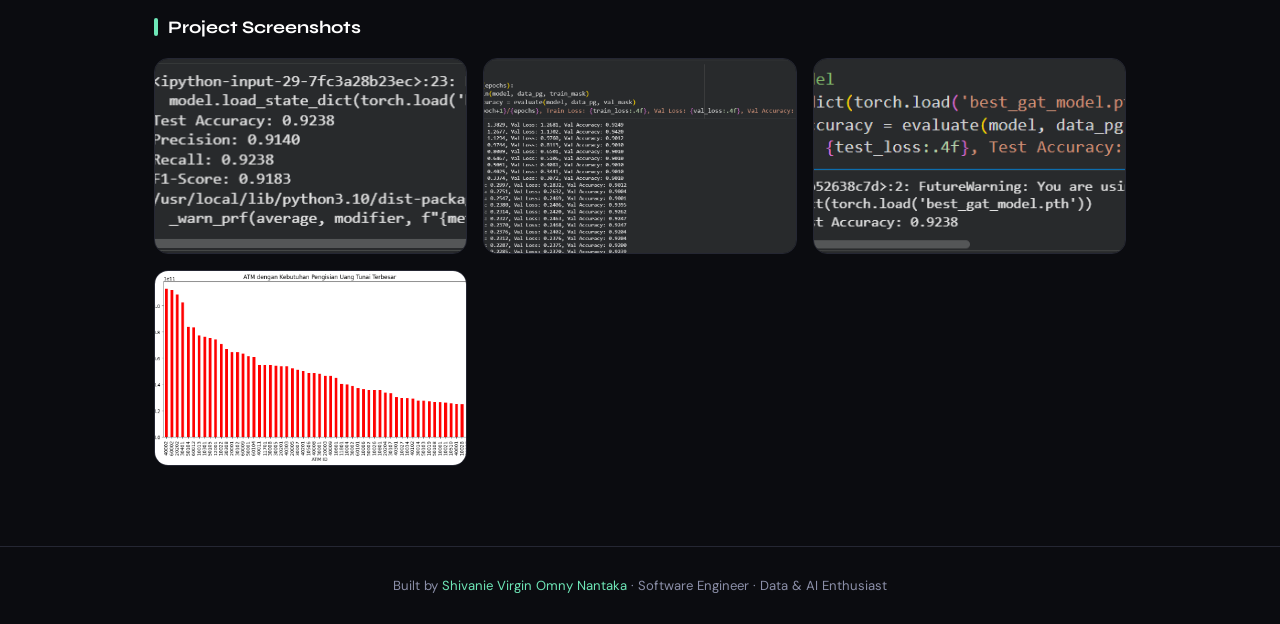
<file: projects/gat-atm.html>
<!DOCTYPE html>
<html lang="en">
<head>
  <meta charset="UTF-8" />
  <meta name="viewport" content="width=device-width, initial-scale=1.0" />
  <title>ATM Cash Prediction System — Shivanie Portfolio</title>
  <link rel="preconnect" href="https://fonts.googleapis.com">
  <link href="https://fonts.googleapis.com/css2?family=Syne:wght@400;600;700;800&family=DM+Sans:wght@300;400;500&family=JetBrains+Mono:wght@400;500&display=swap" rel="stylesheet">
  <link rel="stylesheet" href="../css/style.css">
</head>
<body>

<!-- NAV -->
<nav>
  <a class="nav-logo" href="../index.html">
    <span>S</span>hivanie<span>.</span>
  </a>
  <ul class="nav-links">
    <li><a href="../index.html">Home</a></li>
    <li><a href="../index.html#about">About</a></li>
    <li><a href="../index.html#skills">Skills</a></li>
    <li><a href="../index.html#experience">Experience</a></li>
    <li><a href="../index.html#projects">Projects</a></li>
    <li><a href="../index.html#education">Education</a></li>
    <li><a href="../index.html#contact">Contact</a></li>
  </ul>
</nav>

<!-- PROJECT DETAIL -->
<div class="detail-page">

  <div class="detail-hero">
    <div class="detail-inner">
      <a class="back-btn" href="../index.html#projects">← Back to Projects</a>
      <div class="detail-type">Machine Learning · Data Science · Internship</div>
      <h1 class="detail-title">ATM Cash Prediction System</h1>
      <div class="detail-meta">
        <div class="detail-meta-item">🏢 <span>PT Collega Inti Pertama (Telkom Group)</span></div>
        <div class="detail-meta-item">📅 <span>September 2023 – December 2023</span></div>
        <div class="detail-meta-item">🎯 <span>Data Scientist Intern</span></div>
      </div>
      <div class="detail-tags">
        <span class="tag accent">Python</span>
        <span class="tag accent">Graph Attention Network</span>
        <span class="tag accent">GNN</span>
        <span class="tag">Deep Learning</span>
        <span class="tag">Predictive Modeling</span>
        <span class="tag">Machine Learning</span>
        <span class="tag">Data Analysis</span>
        <span class="tag">Jupyter Notebook</span>
      </div>
    </div>
  </div>

  <div class="detail-body">
    <div class="detail-section">
      <h3>Project Overview</h3>
      <p>This project was developed during my internship at PT Collega Inti Pertama, a subsidiary of Telkom Group. The core objective was to build an intelligent model capable of predicting ATM cash needs based on historical transaction patterns, geographic relationships, and temporal trends across the ATM network.</p>
      <p>Rather than using conventional time-series models, I implemented a Graph Attention Network (GAT) — a type of Graph Neural Network — to capture both the spatial relationships between ATMs (e.g., nearby ATMs may share similar demand patterns) and temporal transaction trends. This approach allowed the model to make highly context-aware predictions that significantly outperformed baseline methods.</p>
    </div>
    <div class="detail-section">
      <h3>Model Performance Metrics</h3>
      <div class="metric-grid">
        <div class="metric-card">
          <div class="metric-num">92.38%</div>
          <div class="metric-label">Accuracy</div>
        </div>
        <div class="metric-card">
          <div class="metric-num">91.40%</div>
          <div class="metric-label">Precision</div>
        </div>
        <div class="metric-card">
          <div class="metric-num">92.38%</div>
          <div class="metric-label">Recall</div>
        </div>
        <div class="metric-card">
          <div class="metric-num">91.83%</div>
          <div class="metric-label">F1-Score</div>
        </div>
      </div>
    </div>
    <div class="detail-section">
      <h3>Key Achievements</h3>
      <ul class="achievement-list">
        <li>Developed an advanced GAT model to analyze spatial and temporal relationships between ATMs, capturing transaction trends and geographic dependencies across the ATM network.</li>
        <li>Achieved a model accuracy of 92.38% with strong precision, recall, and F1-score metrics, ensuring highly reliable cash need predictions.</li>
        <li>Provided actionable insights on cash stock levels and estimated days until depletion, directly supporting ATM management teams in optimizing replenishment schedules.</li>
        <li>Led data-driven initiatives to reduce the risk of cash shortages and ensure ATM service continuity, improving overall operational efficiency.</li>
        <li>Managed the full data science pipeline: data collection, preprocessing, feature engineering, model training, evaluation, and insight reporting.</li>
      </ul>
    </div>
    <div class="detail-section">
      <h3>Technology Stack</h3>
      <div class="tech-stack">
        <span class="tech-chip">🐍 Python</span>
        <span class="tech-chip">🔗 Graph Attention Network (GAT)</span>
        <span class="tech-chip">🧠 Deep Learning</span>
        <span class="tech-chip">📊 Predictive Modeling</span>
        <span class="tech-chip">📈 Data Analysis</span>
        <span class="tech-chip">📓 Jupyter Notebook</span>
        <span class="tech-chip">🔢 Machine Learning</span>
      </div>
    </div>
  </div>

</div><!-- end .detail-page -->

<!-- ===== PHOTO GALLERY =====
     To add screenshots: save your images in the assets/ folder,
     then copy a gallery-item block and update the src and alt.
     Example: <div class="gallery-item"><img src="../assets/gat-atm-1.png" alt="Model architecture"></div>
     You can add as many gallery-item blocks as you want.
================================================== -->
<div class="photo-gallery">
  <h3 class="photo-gallery-title">Project Screenshots</h3>
  <div class="gallery-grid">

    <!-- ADD YOUR IMAGES BELOW — one <div class="gallery-item"> per image -->
    <!-- Example (remove this comment and uncomment the lines below):
    <div class="gallery-item"><img src="../assets/gat-atm-1.png" alt="GAT model architecture"></div>
    <div class="gallery-item"><img src="../assets/gat-atm-2.png" alt="Training results"></div>
    <div class="gallery-item"><img src="../assets/gat-atm-3.png" alt="Prediction output"></div>
    -->

    <div class="gallery-item"><img src="../assets/gnn1.png" alt="ATM Dashboard"></div>
    <div class="gallery-item"><img src="../assets/gnn2.png" alt="ATM Dashboard"></div>
    <div class="gallery-item"><img src="../assets/gnn3.png" alt="ATM Dashboard"></div>
    <div class="gallery-item"><img src="../assets/gnn4.png" alt="ATM Dashboard"></div>

  </div>
</div>

<footer>
  Built by <span>Shivanie Virgin Omny Nantaka</span> · Software Engineer · Data & AI Enthusiast
</footer>

</body>
</html>
</file>
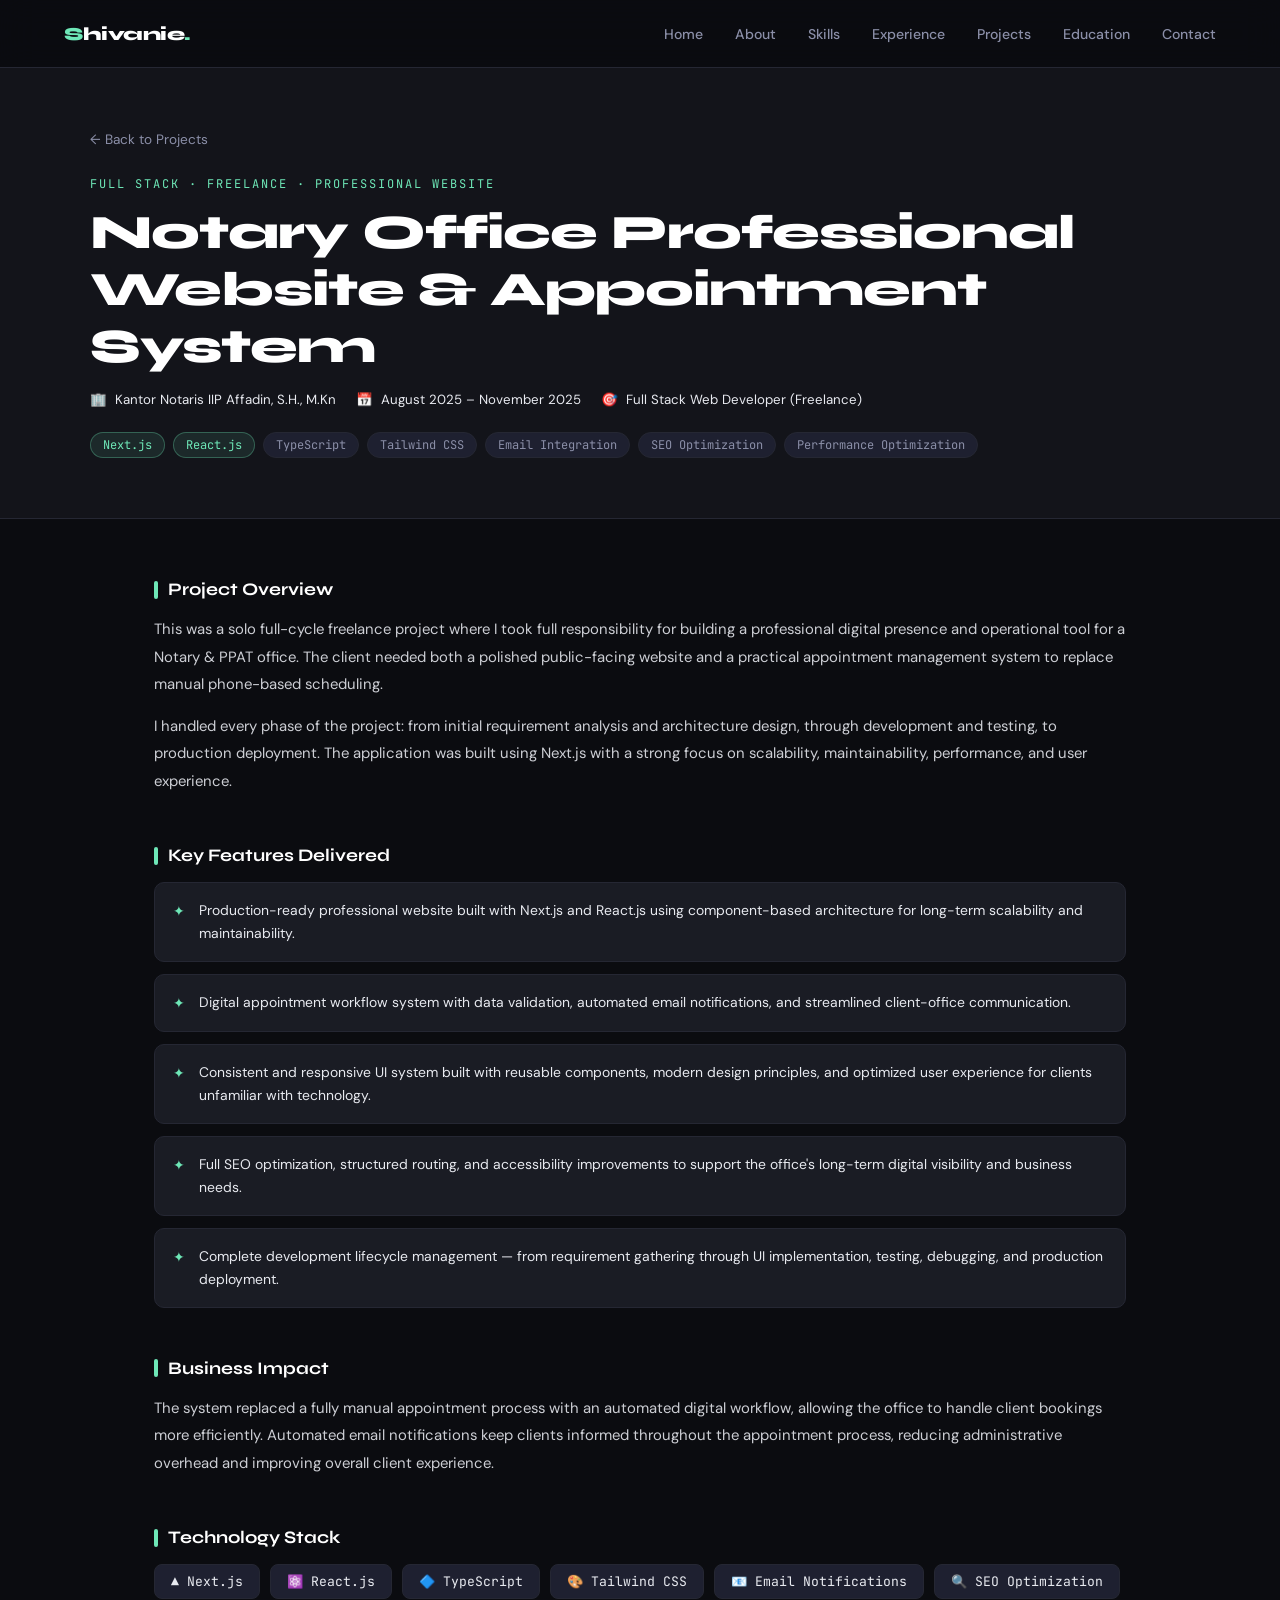
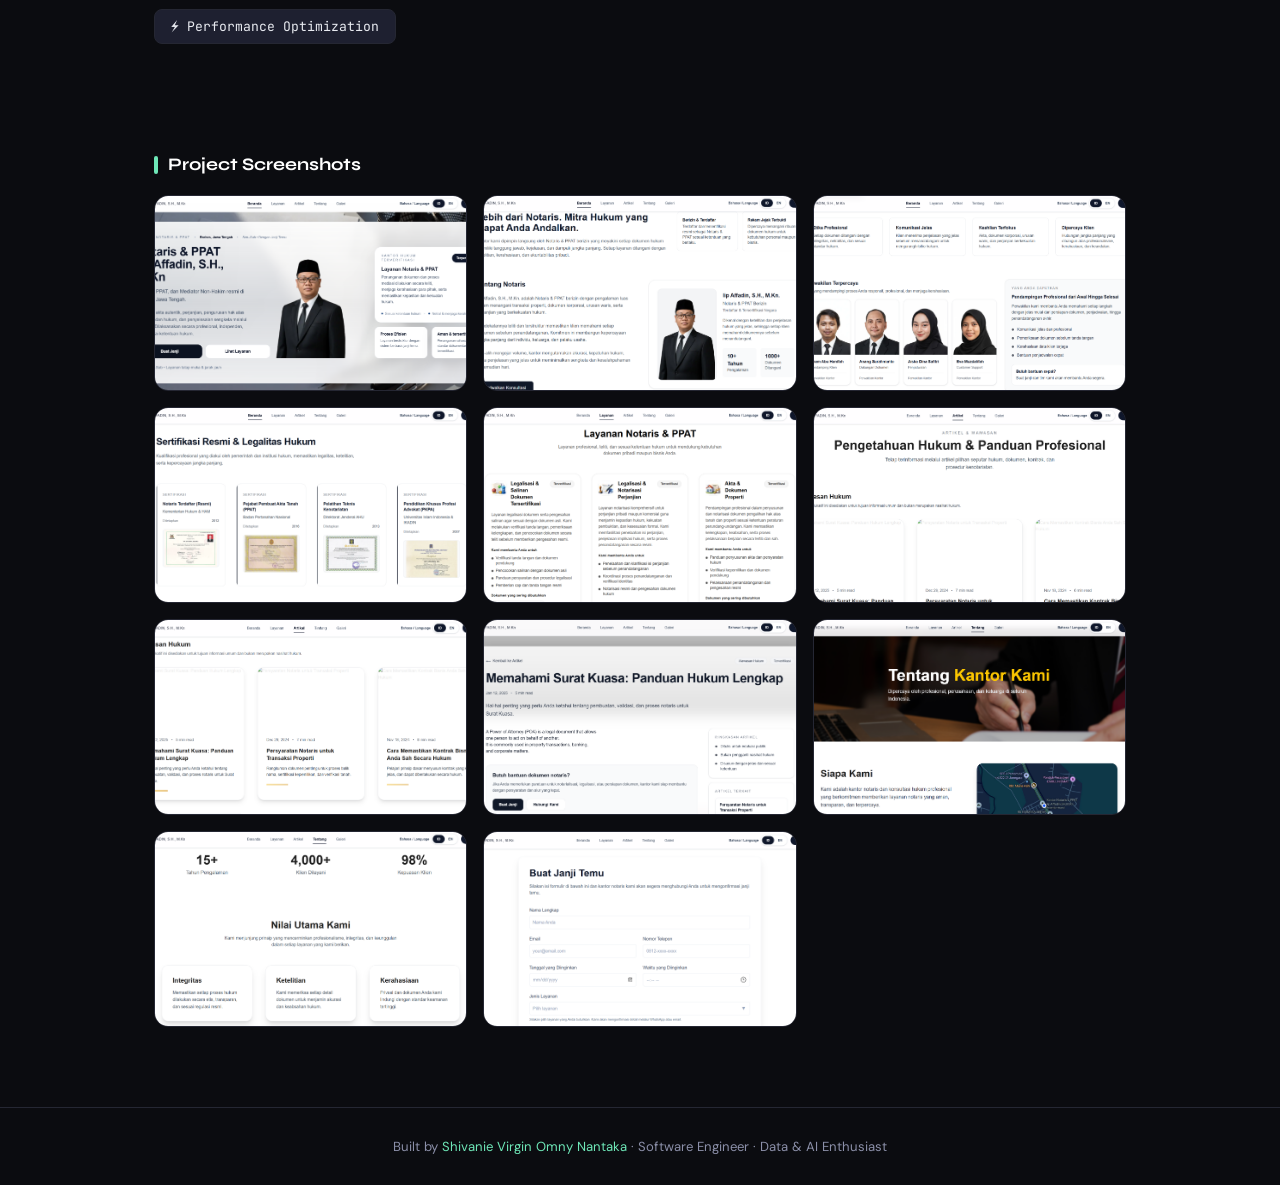
<file: projects/notary-website.html>
<!DOCTYPE html>
<html lang="en">
<head>
  <meta charset="UTF-8" />
  <meta name="viewport" content="width=device-width, initial-scale=1.0" />
  <title>Notary Office Website — Shivanie Portfolio</title>
  <link rel="preconnect" href="https://fonts.googleapis.com">
  <link href="https://fonts.googleapis.com/css2?family=Syne:wght@400;600;700;800&family=DM+Sans:wght@300;400;500&family=JetBrains+Mono:wght@400;500&display=swap" rel="stylesheet">
  <link rel="stylesheet" href="../css/style.css">
</head>
<body>

<!-- NAV -->
<nav>
  <a class="nav-logo" href="../index.html">
    <span>S</span>hivanie<span>.</span>
  </a>
  <ul class="nav-links">
    <li><a href="../index.html">Home</a></li>
    <li><a href="../index.html#about">About</a></li>
    <li><a href="../index.html#skills">Skills</a></li>
    <li><a href="../index.html#experience">Experience</a></li>
    <li><a href="../index.html#projects">Projects</a></li>
    <li><a href="../index.html#education">Education</a></li>
    <li><a href="../index.html#contact">Contact</a></li>
  </ul>
</nav>

<!-- PROJECT DETAIL -->
<div class="detail-page">

  <div class="detail-hero">
    <div class="detail-inner">
      <a class="back-btn" href="../index.html#projects">← Back to Projects</a>
      <div class="detail-type">Full Stack · Freelance · Professional Website</div>
      <h1 class="detail-title">Notary Office Professional Website & Appointment System</h1>
      <div class="detail-meta">
        <div class="detail-meta-item">🏢 <span>Kantor Notaris IIP Affadin, S.H., M.Kn</span></div>
        <div class="detail-meta-item">📅 <span>August 2025 – November 2025</span></div>
        <div class="detail-meta-item">🎯 <span>Full Stack Web Developer (Freelance)</span></div>
      </div>
      <div class="detail-tags">
        <span class="tag accent">Next.js</span>
        <span class="tag accent">React.js</span>
        <span class="tag">TypeScript</span>
        <span class="tag">Tailwind CSS</span>
        <span class="tag">Email Integration</span>
        <span class="tag">SEO Optimization</span>
        <span class="tag">Performance Optimization</span>
      </div>
    </div>
  </div>

  <div class="detail-body">
    <div class="detail-section">
      <h3>Project Overview</h3>
      <p>This was a solo full-cycle freelance project where I took full responsibility for building a professional digital presence and operational tool for a Notary & PPAT office. The client needed both a polished public-facing website and a practical appointment management system to replace manual phone-based scheduling.</p>
      <p>I handled every phase of the project: from initial requirement analysis and architecture design, through development and testing, to production deployment. The application was built using Next.js with a strong focus on scalability, maintainability, performance, and user experience.</p>
    </div>
    <div class="detail-section">
      <h3>Key Features Delivered</h3>
      <ul class="achievement-list">
        <li>Production-ready professional website built with Next.js and React.js using component-based architecture for long-term scalability and maintainability.</li>
        <li>Digital appointment workflow system with data validation, automated email notifications, and streamlined client-office communication.</li>
        <li>Consistent and responsive UI system built with reusable components, modern design principles, and optimized user experience for clients unfamiliar with technology.</li>
        <li>Full SEO optimization, structured routing, and accessibility improvements to support the office's long-term digital visibility and business needs.</li>
        <li>Complete development lifecycle management — from requirement gathering through UI implementation, testing, debugging, and production deployment.</li>
      </ul>
    </div>
    <div class="detail-section">
      <h3>Business Impact</h3>
      <p>The system replaced a fully manual appointment process with an automated digital workflow, allowing the office to handle client bookings more efficiently. Automated email notifications keep clients informed throughout the appointment process, reducing administrative overhead and improving overall client experience.</p>
    </div>
    <div class="detail-section">
      <h3>Technology Stack</h3>
      <div class="tech-stack">
        <span class="tech-chip">▲ Next.js</span>
        <span class="tech-chip">⚛️ React.js</span>
        <span class="tech-chip">🔷 TypeScript</span>
        <span class="tech-chip">🎨 Tailwind CSS</span>
        <span class="tech-chip">📧 Email Notifications</span>
        <span class="tech-chip">🔍 SEO Optimization</span>
        <span class="tech-chip">⚡ Performance Optimization</span>
      </div>
    </div>
  </div>

</div><!-- end .detail-page -->

<!-- ===== PHOTO GALLERY =====
     To add screenshots: save your images in the assets/ folder,
     then copy a gallery-item block and update the src and alt.
     Example: <div class="gallery-item"><img src="../assets/notary-1.png" alt="Homepage"></div>
     You can add as many gallery-item blocks as you want.
================================================== -->
<div class="photo-gallery">
  <h3 class="photo-gallery-title">Project Screenshots</h3>
  <div class="gallery-grid">

    <!-- ADD YOUR IMAGES BELOW — one <div class="gallery-item"> per image -->
    <!-- Example (remove this comment and uncomment the lines below):
    <div class="gallery-item"><img src="../assets/notary-1.png" alt="Homepage"></div>
    <div class="gallery-item"><img src="../assets/notary-2.png" alt="Appointment form"></div>
    <div class="gallery-item"><img src="../assets/notary-3.png" alt="Email notification"></div>
    -->

    <div class="gallery-item"><img src="../assets/not1.png" alt="ATM Dashboard"></div>
    <div class="gallery-item"><img src="../assets/not2.png" alt="ATM Dashboard"></div>
    <div class="gallery-item"><img src="../assets/not3.png" alt="ATM Dashboard"></div>
    <div class="gallery-item"><img src="../assets/not4.png" alt="ATM Dashboard"></div>
    <div class="gallery-item"><img src="../assets/not5.png" alt="ATM Dashboard"></div>
    <div class="gallery-item"><img src="../assets/not6.png" alt="ATM Dashboard"></div>
    <div class="gallery-item"><img src="../assets/not7.png" alt="ATM Dashboard"></div>
    <div class="gallery-item"><img src="../assets/not8.png" alt="ATM Dashboard"></div>
    <div class="gallery-item"><img src="../assets/not9.png" alt="ATM Dashboard"></div>
    <div class="gallery-item"><img src="../assets/not10.png" alt="ATM Dashboard"></div>
    <div class="gallery-item"><img src="../assets/not11.png" alt="ATM Dashboard"></div>

  </div>
</div>

<footer>
  Built by <span>Shivanie Virgin Omny Nantaka</span> · Software Engineer · Data & AI Enthusiast
</footer>

</body>
</html>
</file>
<file: css/style.css>
:root {
  --bg: #0b0c10;
  --surface: #13141a;
  --card: #1a1c24;
  --border: #252733;
  --accent: #6ee7b7;
  --accent2: #38bdf8;
  --accent3: #a78bfa;
  --text: #e8eaf0;
  --muted: #8b8fa8;
  --heading: #ffffff;
  --tag-bg: #1e2030;
  --radius: 14px;
  --nav-h: 68px;
}

* { margin: 0; padding: 0; box-sizing: border-box; }

html { scroll-behavior: smooth; }

body {
  font-family: 'DM Sans', sans-serif;
  background: var(--bg);
  color: var(--text);
  min-height: 100vh;
  overflow-x: hidden;
}

/* ========== NAV ========== */
nav {
  position: fixed; top: 0; left: 0; right: 0;
  height: var(--nav-h);
  background: rgba(11,12,16,.88);
  backdrop-filter: blur(18px);
  border-bottom: 1px solid var(--border);
  display: flex; align-items: center;
  padding: 0 5%;
  z-index: 1000;
  justify-content: space-between;
}
.nav-logo {
  font-family: 'Syne', sans-serif;
  font-weight: 800;
  font-size: 1.15rem;
  color: var(--heading);
  cursor: pointer;
  letter-spacing: -.5px;
  text-decoration: none;
}
.nav-logo span { color: var(--accent); }
.nav-links {
  display: flex; gap: 32px; list-style: none;
}
.nav-links a {
  color: var(--muted);
  text-decoration: none;
  font-size: .88rem;
  font-weight: 500;
  transition: color .2s;
  cursor: pointer;
}
.nav-links a:hover { color: var(--accent); }

/* ========== PAGES ========== */
.page { display: none; padding-top: var(--nav-h); min-height: 100vh; }
.page.active { display: block; }

/* ========== HERO ========== */
.hero {
  min-height: calc(100vh - var(--nav-h));
  display: flex; align-items: center;
  padding: 80px 5%;
  position: relative;
  overflow: hidden;
}
.hero::before {
  content: '';
  position: absolute; top: -200px; right: -200px;
  width: 600px; height: 600px;
  border-radius: 50%;
  background: radial-gradient(circle, rgba(110,231,183,.07) 0%, transparent 70%);
  pointer-events: none;
}
.hero::after {
  content: '';
  position: absolute; bottom: -100px; left: 10%;
  width: 400px; height: 400px;
  border-radius: 50%;
  background: radial-gradient(circle, rgba(56,189,248,.05) 0%, transparent 70%);
  pointer-events: none;
}
.hero-inner {
  display: flex;
  gap: 80px;
  align-items: center;
  max-width: 1100px;
  width: 100%;
  margin: 0 auto;
}
.hero-content { flex: 1; }
.hero-badge {
  display: inline-flex; align-items: center; gap: 8px;
  background: rgba(110,231,183,.1);
  border: 1px solid rgba(110,231,183,.25);
  border-radius: 100px;
  padding: 6px 16px;
  font-size: .78rem;
  font-family: 'JetBrains Mono', monospace;
  color: var(--accent);
  margin-bottom: 24px;
  letter-spacing: .5px;
}
.hero-badge::before { content: '⬢'; font-size: .7rem; }
.hero h1 {
  font-family: 'Syne', sans-serif;
  font-size: clamp(2.2rem, 5vw, 3.8rem);
  font-weight: 800;
  color: var(--heading);
  line-height: 1.1;
  margin-bottom: 16px;
  letter-spacing: -1.5px;
}
.hero h1 span { color: var(--accent); }
.hero-subtitle {
  font-size: 1.05rem;
  color: var(--muted);
  margin-bottom: 12px;
  font-family: 'JetBrains Mono', monospace;
  font-size: .9rem;
}
.hero-subtitle span { color: var(--accent2); }
.hero-desc {
  font-size: .98rem;
  line-height: 1.8;
  color: var(--text);
  max-width: 560px;
  margin-bottom: 36px;
  opacity: .85;
}
.hero-ctas { display: flex; gap: 14px; flex-wrap: wrap; }
.btn-primary {
  background: var(--accent);
  color: #0b0c10;
  border: none;
  padding: 12px 28px;
  border-radius: 8px;
  font-weight: 600;
  font-size: .9rem;
  cursor: pointer;
  transition: all .2s;
  font-family: 'DM Sans', sans-serif;
}
.btn-primary:hover { background: #4dd9a1; transform: translateY(-2px); }
.btn-outline {
  background: transparent;
  color: var(--text);
  border: 1px solid var(--border);
  padding: 12px 28px;
  border-radius: 8px;
  font-weight: 500;
  font-size: .9rem;
  cursor: pointer;
  transition: all .2s;
  font-family: 'DM Sans', sans-serif;
}
.btn-outline:hover { border-color: var(--accent); color: var(--accent); transform: translateY(-2px); }

/* Photo circle */
.hero-photo {
  width: 240px; height: 240px;
  border-radius: 50%;
  border: 3px solid var(--border);
  background: var(--card);
  display: flex; align-items: center; justify-content: center;
  flex-shrink: 0;
  position: relative;
  overflow: hidden;
}
.hero-photo::before {
  content: '';
  position: absolute; inset: -3px;
  border-radius: 50%;
  background: conic-gradient(var(--accent), var(--accent2), var(--accent3), var(--accent));
  z-index: -1;
  animation: spin 6s linear infinite;
}
@keyframes spin { to { transform: rotate(360deg); } }
.hero-photo .photo-inner {
  width: 234px; height: 234px;
  border-radius: 50%;
  background: var(--card);
  display: flex; align-items: center; justify-content: center;
  flex-direction: column; gap: 8px;
  position: relative; z-index: 1;
}
.hero-photo .photo-inner svg { opacity: .3; }
.hero-photo .photo-label {
  font-size: .7rem;
  color: var(--muted);
  font-family: 'JetBrains Mono', monospace;
}
.hero-photo img {
  width: 100%; height: 100%;
  object-fit: cover;
  border-radius: 50%;
}

/* Quick stats */
.hero-stats {
  display: flex; gap: 32px; margin-top: 40px; flex-wrap: wrap;
}
.stat-item { text-align: center; }
.stat-num {
  font-family: 'Syne', sans-serif;
  font-size: 1.6rem; font-weight: 800;
  color: var(--accent);
}
.stat-label { font-size: .75rem; color: var(--muted); margin-top: 2px; }

/* ========== SECTION COMMONS ========== */
.section {
  padding: 80px 5%;
  max-width: 1100px;
  margin: 0 auto;
}
.section-tag {
  font-family: 'JetBrains Mono', monospace;
  font-size: .75rem;
  color: var(--accent);
  letter-spacing: 2px;
  text-transform: uppercase;
  margin-bottom: 10px;
  display: flex; align-items: center; gap: 10px;
}
.section-tag::after {
  content: '';
  flex: 1; max-width: 60px;
  height: 1px;
  background: var(--accent);
  opacity: .4;
}
.section-title {
  font-family: 'Syne', sans-serif;
  font-size: clamp(1.6rem, 3vw, 2.4rem);
  font-weight: 800;
  color: var(--heading);
  letter-spacing: -1px;
  margin-bottom: 48px;
}

/* ========== SKILLS ========== */
.skills-grid {
  display: grid;
  grid-template-columns: repeat(auto-fit, minmax(280px, 1fr));
  gap: 20px;
}
.skill-card {
  background: var(--card);
  border: 1px solid var(--border);
  border-radius: var(--radius);
  padding: 24px;
  transition: border-color .2s, transform .2s;
}
.skill-card:hover { border-color: var(--accent); transform: translateY(-3px); }
.skill-card-title {
  font-family: 'Syne', sans-serif;
  font-weight: 700;
  font-size: .9rem;
  color: var(--heading);
  margin-bottom: 14px;
  display: flex; align-items: center; gap: 10px;
}
.skill-icon { font-size: 1.2rem; }
.skill-tags { display: flex; flex-wrap: wrap; gap: 7px; }
.tag {
  background: var(--tag-bg);
  border: 1px solid var(--border);
  color: var(--muted);
  font-size: .75rem;
  padding: 4px 12px;
  border-radius: 100px;
  font-family: 'JetBrains Mono', monospace;
  transition: all .15s;
}
.tag:hover { border-color: var(--accent); color: var(--accent); }
.tag.accent { background: rgba(110,231,183,.1); border-color: rgba(110,231,183,.3); color: var(--accent); }

/* ========== EXPERIENCE ========== */
.timeline { position: relative; }
.timeline::before {
  content: '';
  position: absolute; left: 18px; top: 0; bottom: 0;
  width: 2px;
  background: linear-gradient(to bottom, var(--accent), var(--accent2), transparent);
  opacity: .3;
}
.timeline-item {
  display: flex; gap: 32px;
  padding: 0 0 40px 0;
}
.timeline-dot {
  width: 38px; height: 38px;
  border-radius: 50%;
  background: var(--card);
  border: 2px solid var(--accent);
  flex-shrink: 0;
  display: flex; align-items: center; justify-content: center;
  font-size: .9rem;
  position: relative; z-index: 1;
}
.timeline-content {
  background: var(--card);
  border: 1px solid var(--border);
  border-radius: var(--radius);
  padding: 24px;
  flex: 1;
  transition: border-color .2s;
}
.timeline-content:hover { border-color: var(--accent); }
.timeline-header {
  display: flex; justify-content: space-between;
  align-items: flex-start; gap: 12px; flex-wrap: wrap;
  margin-bottom: 8px;
}
.timeline-role {
  font-family: 'Syne', sans-serif;
  font-weight: 700; font-size: 1rem;
  color: var(--heading);
}
.timeline-date {
  font-family: 'JetBrains Mono', monospace;
  font-size: .75rem; color: var(--accent);
  background: rgba(110,231,183,.08);
  padding: 4px 12px; border-radius: 100px;
  white-space: nowrap;
}
.timeline-company {
  font-size: .85rem; color: var(--accent2);
  margin-bottom: 12px; font-weight: 500;
}
.timeline-desc {
  font-size: .87rem; line-height: 1.75;
  color: var(--muted); margin-bottom: 14px;
}
.timeline-bullets { list-style: none; }
.timeline-bullets li {
  font-size: .84rem; color: var(--text);
  padding: 4px 0 4px 18px;
  position: relative; opacity: .85;
  line-height: 1.6;
}
.timeline-bullets li::before {
  content: '▸';
  position: absolute; left: 0;
  color: var(--accent);
}

/* ========== PROJECTS ========== */
.projects-grid {
  display: grid;
  grid-template-columns: repeat(auto-fill, minmax(320px, 1fr));
  gap: 24px;
}
.project-card {
  background: var(--card);
  border: 1px solid var(--border);
  border-radius: var(--radius);
  overflow: hidden;
  cursor: pointer;
  transition: transform .25s, border-color .25s, box-shadow .25s;
}
.project-card:hover {
  transform: translateY(-6px);
  border-color: var(--accent);
  box-shadow: 0 12px 40px rgba(110,231,183,.1);
}
.project-banner {
  height: 160px;
  display: flex; align-items: center; justify-content: center;
  font-size: 3rem;
  position: relative;
  overflow: hidden;
}
.project-banner::after {
  content: '';
  position: absolute; inset: 0;
  background: linear-gradient(to bottom, transparent 40%, var(--card));
}
.project-body { padding: 20px; }
.project-type {
  font-family: 'JetBrains Mono', monospace;
  font-size: .7rem; color: var(--accent);
  text-transform: uppercase; letter-spacing: 1.5px;
  margin-bottom: 8px;
}
.project-title {
  font-family: 'Syne', sans-serif;
  font-weight: 700; font-size: 1.1rem;
  color: var(--heading); margin-bottom: 10px;
}
.project-desc {
  font-size: .84rem; color: var(--muted);
  line-height: 1.65; margin-bottom: 16px;
}
.project-tags { display: flex; flex-wrap: wrap; gap: 6px; margin-bottom: 16px; }
.project-footer {
  display: flex; align-items: center;
  justify-content: space-between;
  border-top: 1px solid var(--border);
  padding-top: 14px;
}
.project-date {
  font-size: .75rem; color: var(--muted);
  font-family: 'JetBrains Mono', monospace;
}
.project-arrow {
  width: 32px; height: 32px;
  background: rgba(110,231,183,.1);
  border-radius: 8px;
  display: flex; align-items: center; justify-content: center;
  color: var(--accent); font-size: 1rem;
  transition: background .2s;
}
.project-card:hover .project-arrow { background: var(--accent); color: #0b0c10; }

/* ========== ABOUT ========== */
.about-grid {
  display: grid;
  grid-template-columns: 1.2fr 1fr;
  gap: 60px; align-items: start;
}
.about-text p {
  font-size: .95rem; line-height: 1.85;
  color: var(--text); margin-bottom: 18px; opacity: .9;
}
.about-photo-wrap {
  display: flex; flex-direction: column; gap: 20px;
}
.about-photo {
  width: 100%; aspect-ratio: 1;
  border-radius: var(--radius);
  background: var(--card);
  border: 1px solid var(--border);
  display: flex; align-items: center; justify-content: center;
  flex-direction: column; gap: 10px;
  overflow: hidden;
}
.about-photo-label {
  font-size: .72rem; color: var(--muted);
  font-family: 'JetBrains Mono', monospace;
}
.info-cards { display: grid; grid-template-columns: 1fr 1fr; gap: 12px; }
.info-card {
  background: var(--card);
  border: 1px solid var(--border);
  border-radius: 10px;
  padding: 16px;
}
.info-card-label { font-size: .72rem; color: var(--muted); margin-bottom: 4px; }
.info-card-value { font-size: .85rem; color: var(--heading); font-weight: 500; }

/* ========== EDUCATION & CERTS ========== */
.edu-grid { display: grid; grid-template-columns: 1fr 1fr; gap: 24px; }
.edu-card {
  background: var(--card);
  border: 1px solid var(--border);
  border-radius: var(--radius);
  padding: 28px;
  transition: border-color .2s;
}
.edu-card:hover { border-color: var(--accent2); }
.edu-icon { font-size: 2rem; margin-bottom: 16px; }
.edu-degree {
  font-family: 'Syne', sans-serif;
  font-weight: 700; font-size: 1.1rem;
  color: var(--heading); margin-bottom: 6px;
}
.edu-school { font-size: .88rem; color: var(--accent2); margin-bottom: 8px; }
.edu-meta { font-size: .8rem; color: var(--muted); font-family: 'JetBrains Mono', monospace; }
.gpa-badge {
  display: inline-block;
  margin-top: 10px;
  background: rgba(56,189,248,.1);
  border: 1px solid rgba(56,189,248,.25);
  color: var(--accent2);
  font-size: .8rem;
  padding: 4px 14px;
  border-radius: 100px;
  font-family: 'JetBrains Mono', monospace;
}

/* ========== CONTACT ========== */
.contact-grid {
  display: grid; grid-template-columns: 1fr 1fr; gap: 60px;
}
.contact-info { display: flex; flex-direction: column; gap: 20px; }
.contact-item {
  display: flex; align-items: center; gap: 16px;
  background: var(--card);
  border: 1px solid var(--border);
  border-radius: var(--radius);
  padding: 18px 22px;
  transition: border-color .2s;
}
.contact-item:hover { border-color: var(--accent); }
.contact-icon {
  width: 42px; height: 42px;
  background: rgba(110,231,183,.08);
  border-radius: 10px;
  display: flex; align-items: center; justify-content: center;
  font-size: 1.1rem; flex-shrink: 0;
}
.contact-label { font-size: .75rem; color: var(--muted); margin-bottom: 3px; }
.contact-value { font-size: .9rem; color: var(--heading); font-weight: 500; }
.contact-side p {
  font-size: .95rem; line-height: 1.8; color: var(--muted);
  margin-bottom: 28px;
}
.strength-list { display: flex; flex-wrap: wrap; gap: 10px; }
.strength-chip {
  background: rgba(167,139,250,.08);
  border: 1px solid rgba(167,139,250,.2);
  color: var(--accent3);
  padding: 7px 16px; border-radius: 100px;
  font-size: .8rem;
}

/* ========== PROJECT DETAIL PAGE ========== */
.detail-page { padding-top: var(--nav-h); min-height: 100vh; }
.detail-hero {
  background: var(--surface);
  border-bottom: 1px solid var(--border);
  padding: 60px 5%;
}
.detail-inner { max-width: 1100px; margin: 0 auto; }
.back-btn {
  display: inline-flex; align-items: center; gap: 8px;
  color: var(--muted); font-size: .85rem;
  cursor: pointer; margin-bottom: 28px;
  transition: color .2s;
  background: none; border: none;
  font-family: 'DM Sans', sans-serif;
  text-decoration: none;
}
.back-btn:hover { color: var(--accent); }
.detail-type {
  font-family: 'JetBrains Mono', monospace;
  font-size: .75rem; color: var(--accent);
  text-transform: uppercase; letter-spacing: 2px;
  margin-bottom: 12px;
}
.detail-title {
  font-family: 'Syne', sans-serif;
  font-size: clamp(1.8rem, 4vw, 3rem);
  font-weight: 800; color: var(--heading);
  letter-spacing: -1px; margin-bottom: 16px;
}
.detail-meta {
  display: flex; gap: 20px; flex-wrap: wrap;
  margin-bottom: 24px;
}
.detail-meta-item {
  display: flex; align-items: center; gap: 8px;
  font-size: .83rem; color: var(--muted);
}
.detail-meta-item span { color: var(--text); }
.detail-tags { display: flex; flex-wrap: wrap; gap: 8px; }
.detail-body {
  max-width: 1100px; margin: 0 auto;
  padding: 60px 5%;
}
.detail-section { margin-bottom: 50px; }
.detail-section h3 {
  font-family: 'Syne', sans-serif;
  font-weight: 700; font-size: 1.1rem;
  color: var(--heading); margin-bottom: 16px;
  display: flex; align-items: center; gap: 10px;
}
.detail-section h3::before {
  content: '';
  width: 4px; height: 18px;
  background: var(--accent); border-radius: 2px;
}
.detail-section p {
  font-size: .93rem; line-height: 1.85;
  color: var(--text); opacity: .88; margin-bottom: 14px;
}
.achievement-list { list-style: none; display: flex; flex-direction: column; gap: 12px; }
.achievement-list li {
  display: flex; gap: 14px; align-items: flex-start;
  background: var(--card);
  border: 1px solid var(--border);
  border-radius: 10px;
  padding: 16px 18px;
  font-size: .87rem; line-height: 1.65; color: var(--text);
}
.achievement-list li::before {
  content: '✦';
  color: var(--accent); flex-shrink: 0;
  margin-top: 1px;
}
.metric-grid {
  display: grid; grid-template-columns: repeat(auto-fit, minmax(150px, 1fr));
  gap: 16px; margin-top: 20px;
}
.metric-card {
  background: var(--card);
  border: 1px solid var(--border);
  border-radius: 12px; padding: 20px;
  text-align: center;
}
.metric-num {
  font-family: 'Syne', sans-serif;
  font-size: 1.8rem; font-weight: 800;
  color: var(--accent); margin-bottom: 6px;
}
.metric-label { font-size: .78rem; color: var(--muted); }
.tech-stack {
  display: flex; flex-wrap: wrap; gap: 10px;
}
.tech-chip {
  background: var(--tag-bg);
  border: 1px solid var(--border);
  color: var(--text);
  padding: 8px 16px; border-radius: 8px;
  font-size: .82rem;
  font-family: 'JetBrains Mono', monospace;
  display: flex; align-items: center; gap: 6px;
}

/* ========== PHOTO GALLERY (project pages) ========== */
.photo-gallery {
  max-width: 1100px;
  margin: 0 auto;
  padding: 0 5% 80px;
}
.photo-gallery-title {
  font-family: 'Syne', sans-serif;
  font-weight: 700; font-size: 1.1rem;
  color: var(--heading); margin-bottom: 20px;
  display: flex; align-items: center; gap: 10px;
}
.photo-gallery-title::before {
  content: '';
  width: 4px; height: 18px;
  background: var(--accent); border-radius: 2px;
  flex-shrink: 0;
}
.gallery-grid {
  display: grid;
  grid-template-columns: repeat(auto-fill, minmax(300px, 1fr));
  gap: 16px;
}
.gallery-item {
  border-radius: var(--radius);
  overflow: hidden;
  border: 1px solid var(--border);
  background: var(--card);
  aspect-ratio: 16 / 10;
  transition: border-color .2s, transform .2s;
}
.gallery-item:hover {
  border-color: var(--accent);
  transform: translateY(-3px);
}
.gallery-item img {
  width: 100%;
  height: 100%;
  object-fit: cover;
  display: block;
  transition: transform .3s;
}
.gallery-item img:hover { transform: scale(1.04); }
.gallery-empty {
  grid-column: 1 / -1;
  background: var(--card);
  border: 1px dashed var(--border);
  border-radius: var(--radius);
  padding: 48px 32px;
  text-align: center;
  color: var(--muted);
}
.gallery-empty p {
  font-family: 'JetBrains Mono', monospace;
  font-size: .8rem;
  line-height: 1.8;
  opacity: .7;
}
.gallery-empty code {
  color: var(--accent);
  background: rgba(110,231,183,.08);
  padding: 2px 8px;
  border-radius: 4px;
}

/* ========== FOOTER ========== */
footer {
  border-top: 1px solid var(--border);
  padding: 30px 5%;
  text-align: center;
  font-size: .82rem; color: var(--muted);
}
footer span { color: var(--accent); }

/* ========== RESPONSIVE ========== */
@media (max-width: 768px) {
  .hero-inner { flex-direction: column-reverse; gap: 40px; }
  .hero-photo { width: 160px; height: 160px; }
  .hero-photo .photo-inner { width: 154px; height: 154px; }
  .about-grid { grid-template-columns: 1fr; }
  .edu-grid { grid-template-columns: 1fr; }
  .contact-grid { grid-template-columns: 1fr; }
  .nav-links { display: none; }
  .hero-stats { gap: 20px; }
  .projects-grid { grid-template-columns: 1fr; }
  .gallery-grid { grid-template-columns: 1fr; }
}

/* ========== ANIMATIONS ========== */
@keyframes fadeUp {
  from { opacity: 0; transform: translateY(24px); }
  to { opacity: 1; transform: translateY(0); }
}
.page.active .hero-content,
.page.active .hero-photo { animation: fadeUp .6s ease both; }
.page.active .hero-photo { animation-delay: .15s; }

.section-divider {
  height: 1px;
  background: linear-gradient(to right, transparent, var(--border), transparent);
  margin: 0 5%;
}
</file>
